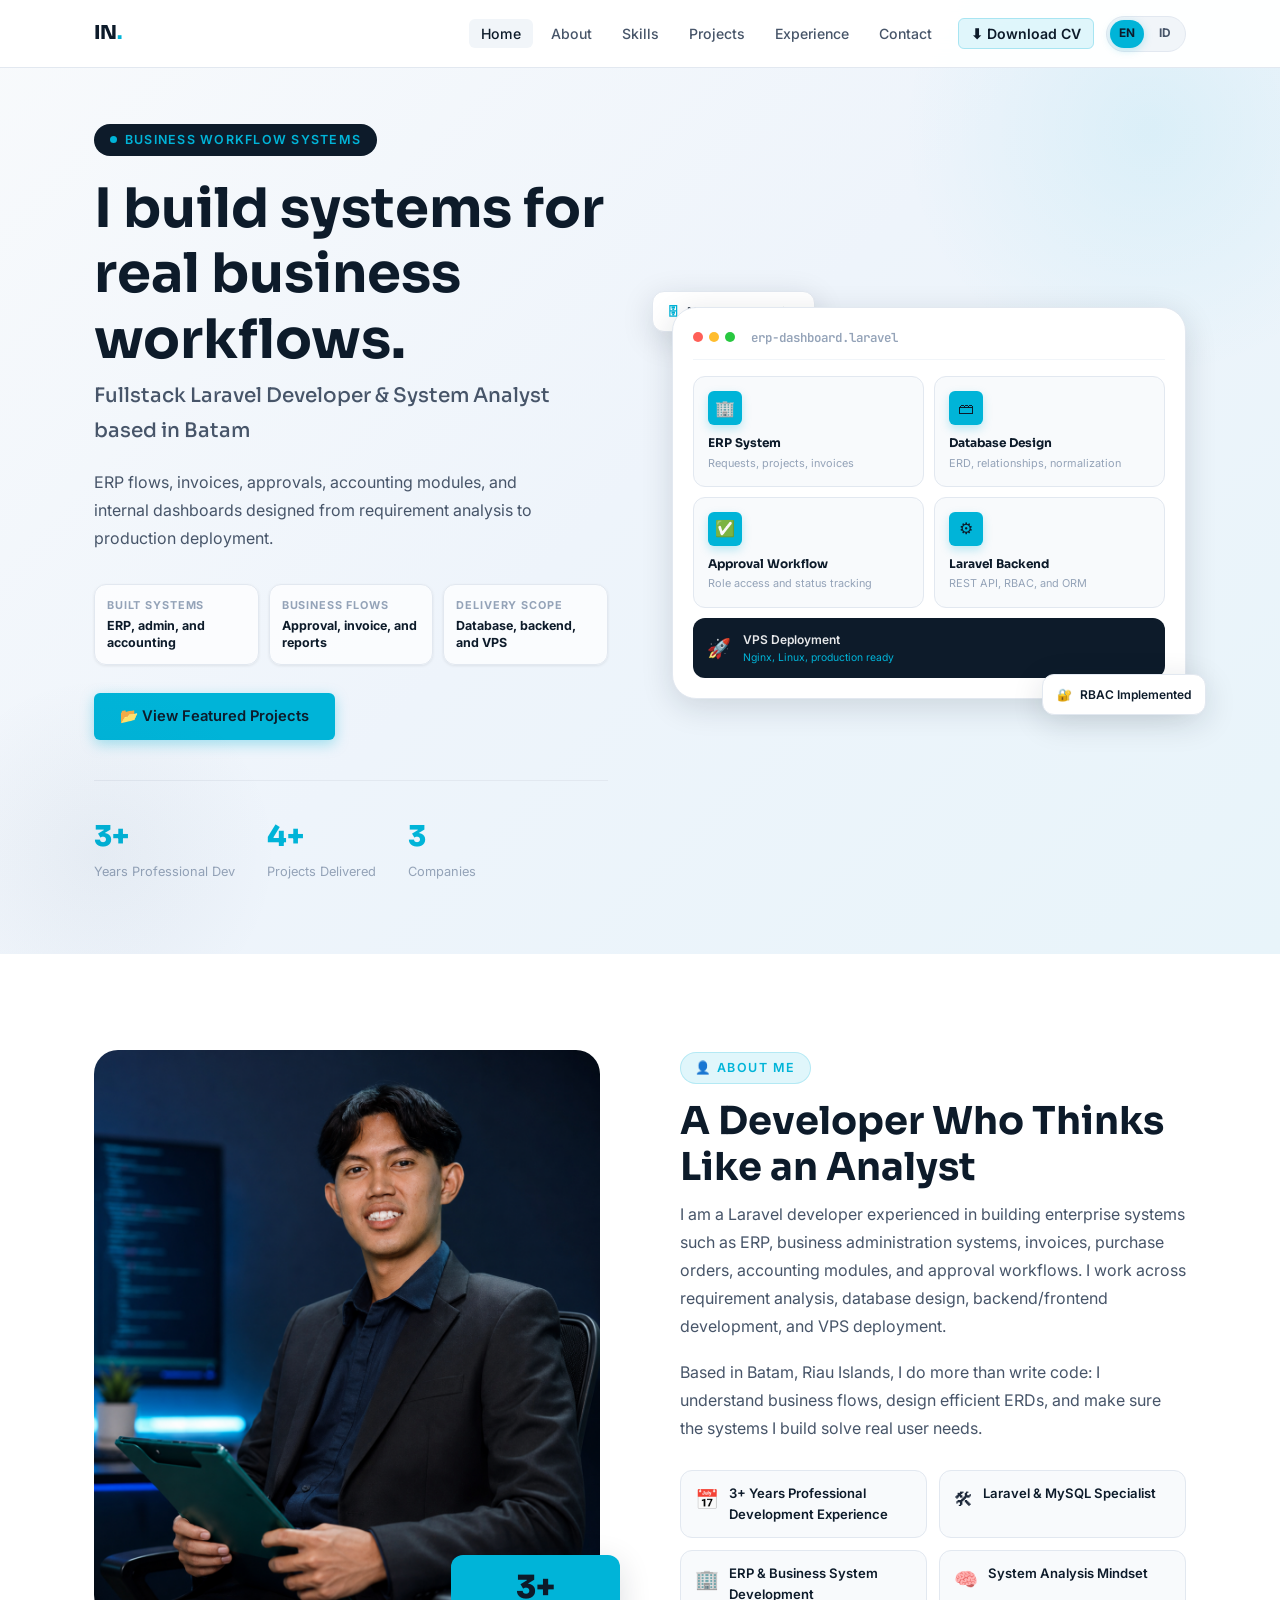
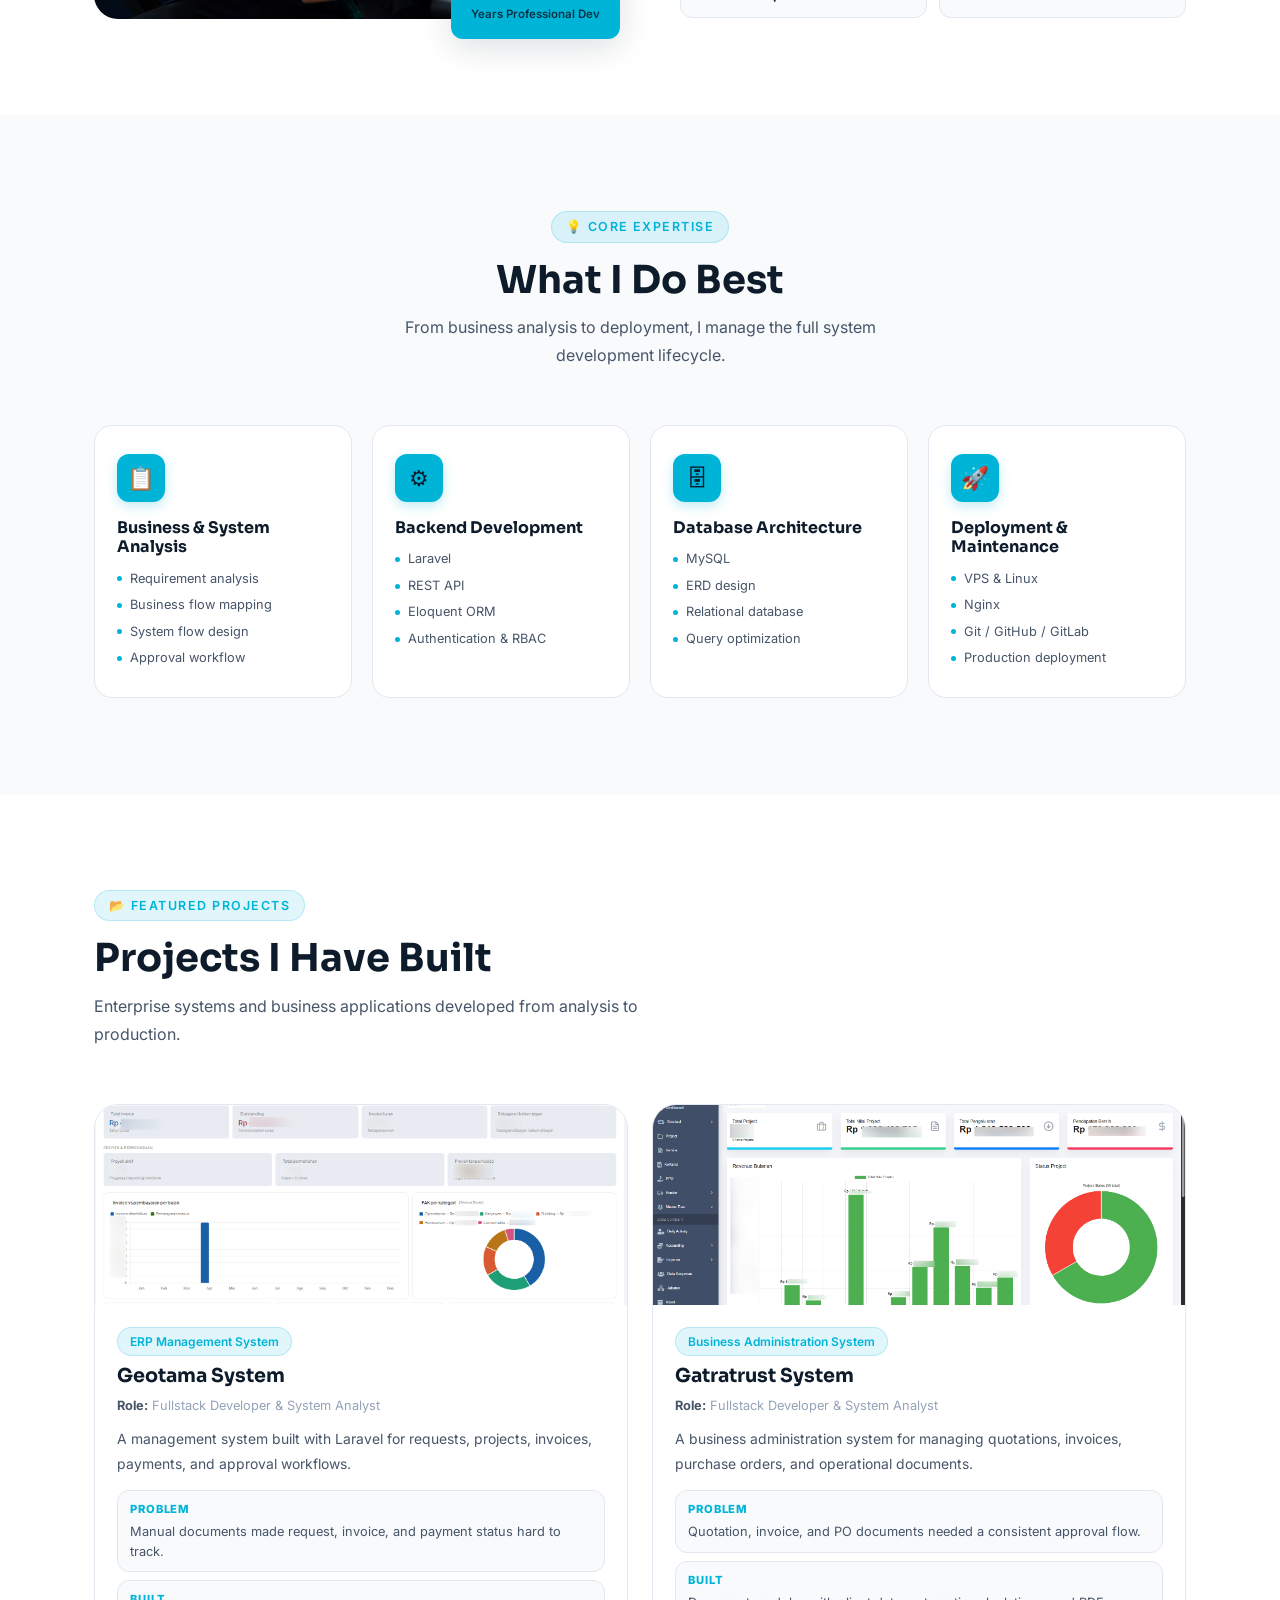
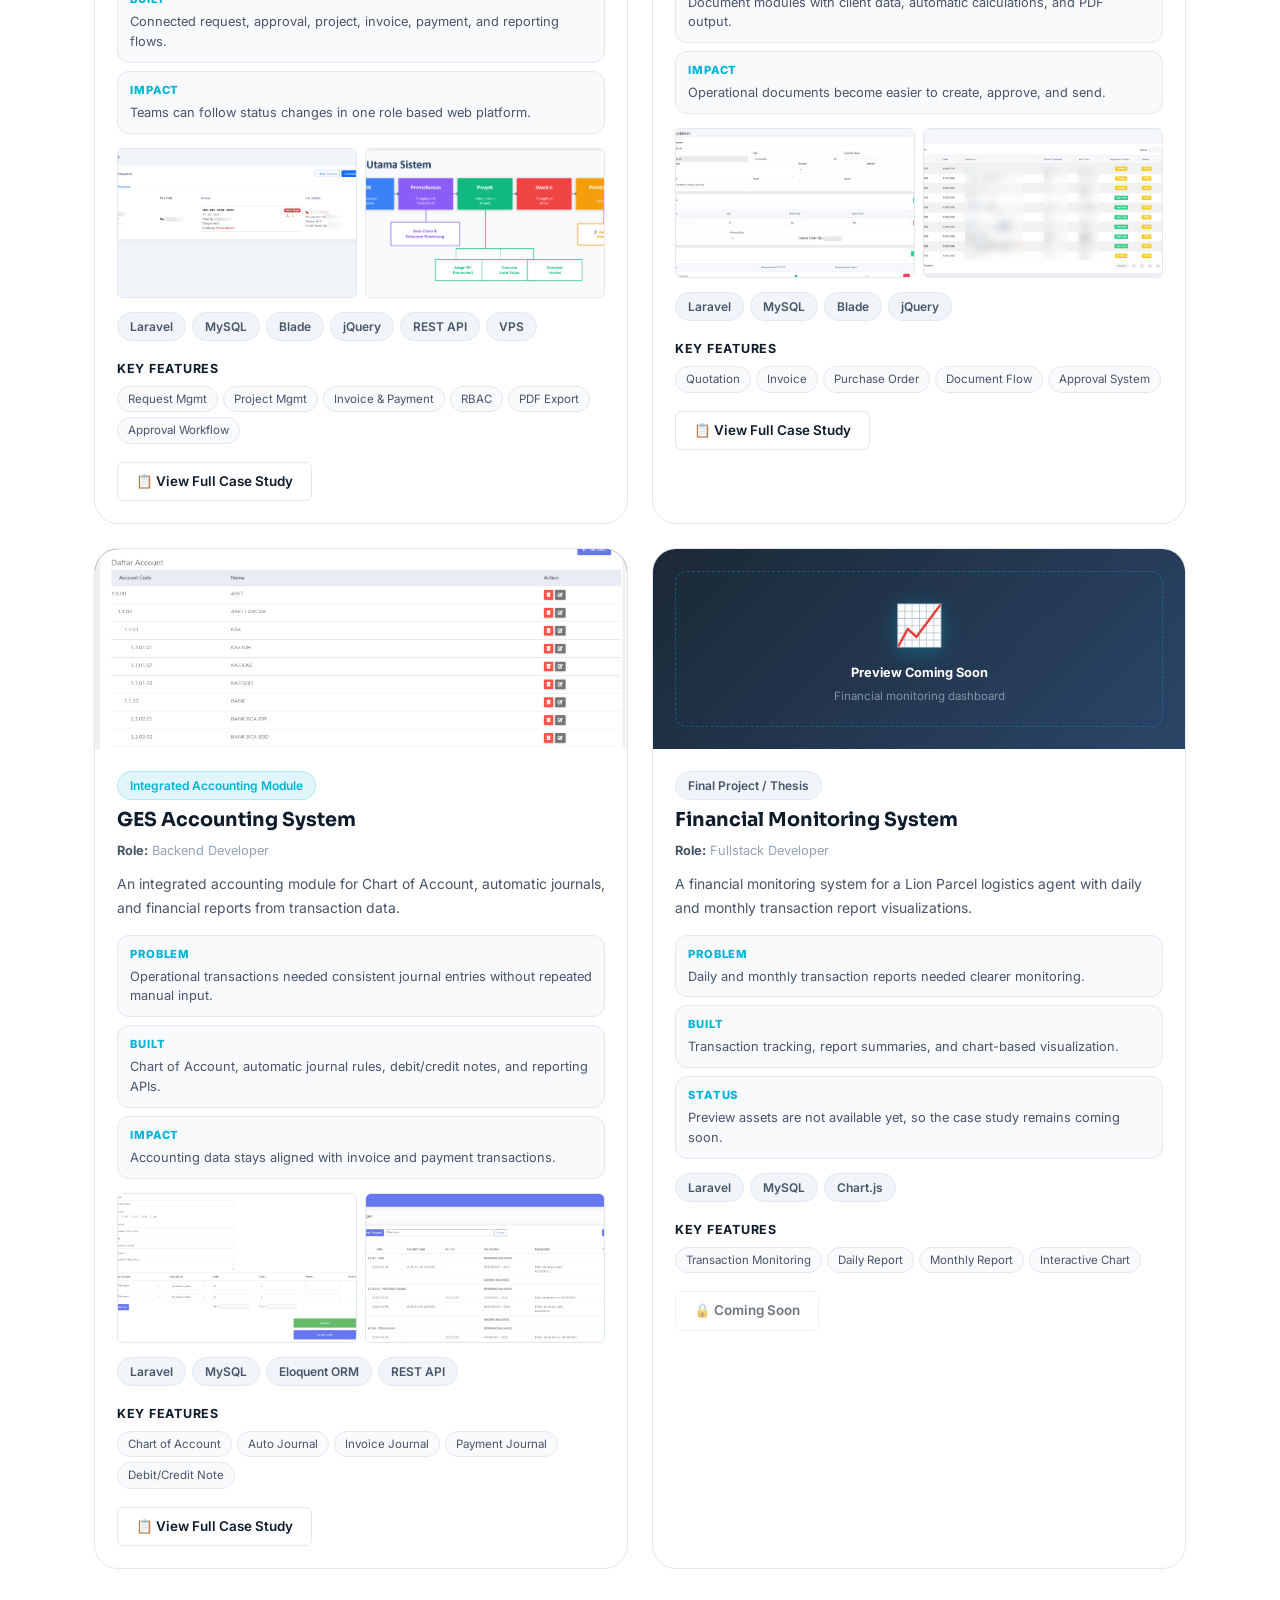
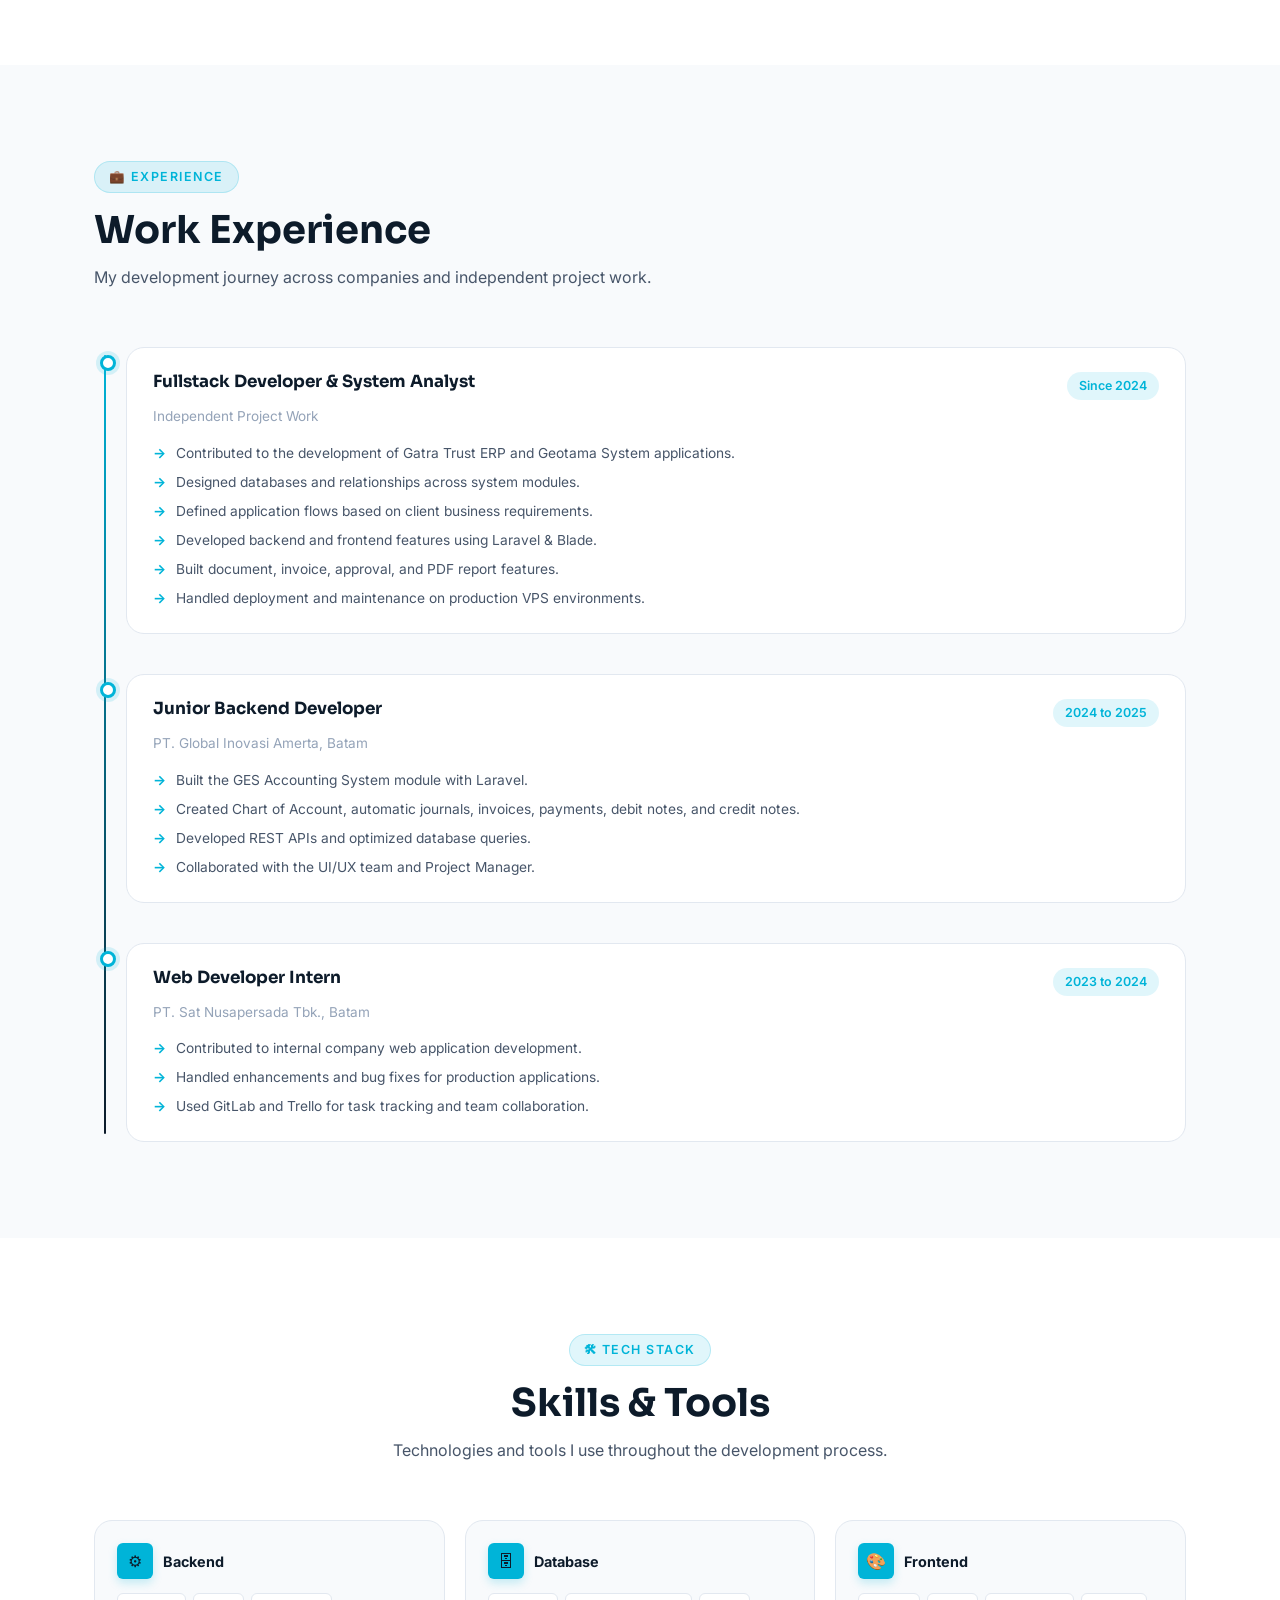
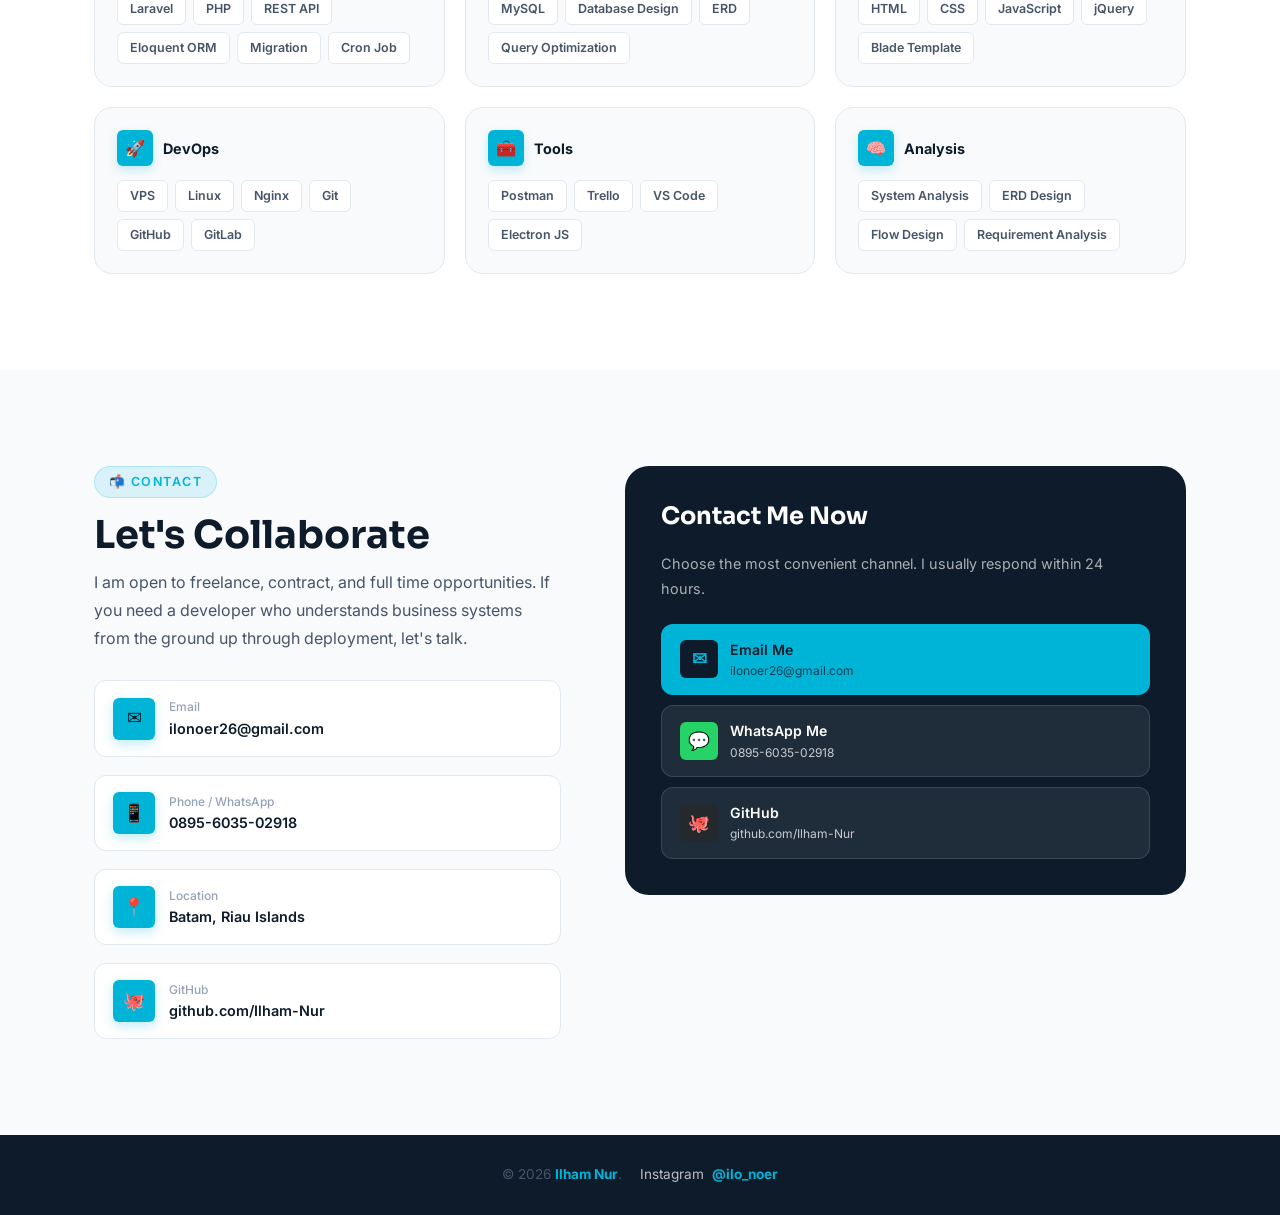
<file: index.html>
﻿<!DOCTYPE html>
<html lang="en">
<head>
  <meta charset="UTF-8" />
  <meta name="viewport" content="width=device-width, initial-scale=1.0" />
  <title>Ilham Nur | Fullstack Laravel Developer & System Analyst in Batam</title>
  <meta name="description" content="Portfolio of Ilham Nur, a Fullstack Laravel Developer and System Analyst based in Batam. Experienced in building ERP, administration systems, accounting modules, and approval workflows from analysis to deployment." />
  <meta name="keywords" content="Laravel Developer, System Analyst, ERP, Fullstack Developer, Batam, PHP, MySQL, REST API, Web Developer" />
  <link rel="canonical" href="https://ilham-nur.github.io/" />
  <meta property="og:title"       content="Ilham Nur | Fullstack Laravel Developer & System Analyst" />
  <meta property="og:description" content="Professional portfolio of Ilham Nur. Laravel, ERP systems, business administration, accounting modules, Batam." />
  <meta property="og:type"        content="website" />
  <meta property="og:url"         content="https://ilham-nur.github.io/" />
  <meta property="og:image"       content="https://ilham-nur.github.io/assets/img/og-preview.png" />
  <meta property="og:image:width" content="1200" />
  <meta property="og:image:height" content="630" />
  <meta property="og:image:alt"   content="Ilham Nur portfolio preview" />
  <meta name="twitter:card"        content="summary_large_image" />
  <meta name="twitter:title"       content="Ilham Nur | Fullstack Laravel Developer & System Analyst" />
  <meta name="twitter:description" content="Professional portfolio of Ilham Nur. Laravel, ERP systems, business administration, accounting modules, Batam." />
  <meta name="twitter:image"       content="https://ilham-nur.github.io/assets/img/og-preview.png" />
  <link rel="icon" href="assets/img/favicon.ico" type="image/x-icon" />
  <link rel="stylesheet" href="assets/css/style.css" />
  <link rel="preconnect" href="https://fonts.googleapis.com" />
  <link rel="preconnect" href="https://fonts.gstatic.com" crossorigin />
  <link href="https://fonts.googleapis.com/css2?family=Sora:wght@400;600;700;800&family=Inter:wght@400;500;600&family=JetBrains+Mono:wght@500&display=swap" rel="stylesheet" />
</head>
<body>

<!-- ═══════════════════════════════════════════
     NAVBAR
═══════════════════════════════════════════ -->
<nav class="navbar" role="navigation" aria-label="Main navigation">
  <div class="nav-inner">
    <a class="nav-logo" href="#home">IN<span>.</span></a>
    <ul class="nav-links">
      <li><a href="#home"       class="active">Home</a></li>
      <li><a href="#about">About</a></li>
      <li><a href="#expertise">Skills</a></li>
      <li><a href="#projects">Projects</a></li>
      <li><a href="#experience">Experience</a></li>
      <li><a href="#contact">Contact</a></li>
      <li><a href="assets/cv/Ilham-Nur-CV.pdf" class="nav-cv" download>⬇ Download CV</a></li>
      <li class="nav-lang" aria-label="Language selector">
        <button type="button" class="lang-btn active" data-lang-option="en">EN</button>
        <button type="button" class="lang-btn" data-lang-option="id">ID</button>
      </li>
    </ul>
    <button class="nav-hamburger" aria-label="Toggle menu" aria-expanded="false">
      <span></span><span></span><span></span>
    </button>
  </div>
</nav>

<!-- Mobile Menu -->
<nav class="nav-mobile" aria-label="Mobile navigation">
  <a href="#home">Home</a>
  <a href="#about">About</a>
  <a href="#expertise">Skills</a>
  <a href="#projects">Projects</a>
  <a href="#experience">Experience</a>
  <a href="#contact">Contact</a>
  <a href="assets/cv/Ilham-Nur-CV.pdf" class="nav-cv" download>⬇ Download CV</a>
  <div class="nav-lang nav-lang-mobile" aria-label="Language selector">
    <button type="button" class="lang-btn active" data-lang-option="en">EN</button>
    <button type="button" class="lang-btn" data-lang-option="id">ID</button>
  </div>
</nav>

<!-- ═══════════════════════════════════════════
     HERO
═══════════════════════════════════════════ -->
<section class="hero" id="home">
  <div class="container">
    <div class="hero-inner">

      <!-- Left: Text -->
      <div class="hero-left">
        <div class="hero-tag">
          <span class="dot"></span> Business Workflow Systems
        </div>
        <h1 class="hero-title">I build systems for real business workflows.</h1>
        <p class="hero-role">Fullstack Laravel Developer &amp; System Analyst based in Batam</p>
        <p class="hero-desc">
          ERP flows, invoices, approvals, accounting modules, and internal dashboards designed
          from requirement analysis to production deployment.
        </p>
        <div class="hero-proof">
          <div class="hero-proof-card">
            <span>Built Systems</span>
            <strong>ERP, admin, and accounting</strong>
          </div>
          <div class="hero-proof-card">
            <span>Business Flows</span>
            <strong>Approval, invoice, and reports</strong>
          </div>
          <div class="hero-proof-card">
            <span>Delivery Scope</span>
            <strong>Database, backend, and VPS</strong>
          </div>
        </div>
        <div class="hero-cta">
          <a href="#projects" class="btn btn-primary">📂 View Featured Projects</a>
        </div>
        <div class="hero-stats">
          <div>
            <div class="hero-stat-num">
              <span class="counter" data-target="3" data-suffix="+">0+</span>
            </div>
            <div class="hero-stat-label">Years Professional Dev</div>
          </div>
          <div>
            <div class="hero-stat-num">
              <span class="counter" data-target="4" data-suffix="+">0+</span>
            </div>
            <div class="hero-stat-label">Projects Delivered</div>
          </div>
          <div>
            <div class="hero-stat-num">
              <span class="counter" data-target="3" data-suffix="">0</span>
            </div>
            <div class="hero-stat-label">Companies</div>
          </div>
        </div>
      </div>

      <!-- Right: Dashboard Mockup -->
      <div class="hero-visual">
        <div style="position:relative;">
          <div class="hero-float-badge top-left">
            <span class="fbi">🗄</span> MySQL ERD Design
          </div>
          <div class="hero-dashboard">
            <div class="dash-header">
              <div class="dash-dots">
                <span></span><span></span><span></span>
              </div>
              <span class="dash-title">erp-dashboard.laravel</span>
            </div>
            <div class="dash-grid">
              <div class="dash-card">
                <div class="dash-card-icon">🏢</div>
                <div class="dash-card-label">ERP System</div>
                <div class="dash-card-sub">Requests, projects, invoices</div>
              </div>
              <div class="dash-card">
                <div class="dash-card-icon">🗃</div>
                <div class="dash-card-label">Database Design</div>
                <div class="dash-card-sub">ERD, relationships, normalization</div>
              </div>
              <div class="dash-card">
                <div class="dash-card-icon">✅</div>
                <div class="dash-card-label">Approval Workflow</div>
                <div class="dash-card-sub">Role access and status tracking</div>
              </div>
              <div class="dash-card">
                <div class="dash-card-icon">⚙</div>
                <div class="dash-card-label">Laravel Backend</div>
                <div class="dash-card-sub">REST API, RBAC, and ORM</div>
              </div>
            </div>
            <div class="dash-bottom">
              <div class="dash-bottom-icon">🚀</div>
              <div>
                <div class="dash-bottom-text">VPS Deployment</div>
                <div class="dash-bottom-sub">Nginx, Linux, production ready</div>
              </div>
            </div>
          </div>
          <div class="hero-float-badge bottom-right">
            <span class="fbi">🔐</span> RBAC Implemented
          </div>
        </div>
      </div>

    </div>
  </div>
</section>

<!-- ═══════════════════════════════════════════
     ABOUT
═══════════════════════════════════════════ -->
<section class="about section" id="about">
  <div class="container">
    <div class="about-inner">

      <div class="about-img-wrap reveal">
        <div class="about-img-box">
          <img src="assets/img/profile.png" alt="Profile photo of Ilham Nur, Fullstack Laravel Developer"
               onerror="this.style.display='none'; this.nextElementSibling.style.display='block';" />
          <div class="about-img-placeholder" style="display:none;">
            <div class="pi-icon">👨‍💻</div>
            <div class="pi-text">profile.png</div>
          </div>
        </div>
        <div class="about-accent">
          <div class="num">3<span style="color:var(--navy)">+</span></div>
          <div class="lbl">Years Professional Dev</div>
        </div>
      </div>

      <div class="reveal">
        <span class="section-label">👤 About Me</span>
        <h2 class="section-title">A Developer Who Thinks Like an Analyst</h2>
        <p style="margin-bottom:18px;">
          I am a Laravel developer experienced in building enterprise systems such as ERP,
          business administration systems, invoices, purchase orders, accounting modules, and approval workflows.
          I work across requirement analysis, database design, backend/frontend development,
          and VPS deployment.
        </p>
        <p>
          Based in Batam, Riau Islands, I do more than write code: I understand business flows,
          design efficient ERDs, and make sure the systems I build solve real user needs.
        </p>
        <div class="about-highlights">
          <div class="about-hl">
            <div class="about-hl-icon">📅</div>
            <div class="about-hl-text">3+ Years Professional Development Experience</div>
          </div>
          <div class="about-hl">
            <div class="about-hl-icon">🛠</div>
            <div class="about-hl-text">Laravel &amp; MySQL Specialist</div>
          </div>
          <div class="about-hl">
            <div class="about-hl-icon">🏢</div>
            <div class="about-hl-text">ERP &amp; Business System Development</div>
          </div>
          <div class="about-hl">
            <div class="about-hl-icon">🧠</div>
            <div class="about-hl-text">System Analysis Mindset</div>
          </div>
        </div>
      </div>

    </div>
  </div>
</section>

<!-- ═══════════════════════════════════════════
     CORE EXPERTISE
═══════════════════════════════════════════ -->
<section class="expertise section" id="expertise">
  <div class="container">
    <div class="section-header text-center">
      <span class="section-label">💡 Core Expertise</span>
      <h2 class="section-title">What I Do Best</h2>
      <p class="section-sub">From business analysis to deployment, I manage the full system development lifecycle.</p>
    </div>
    <div class="expertise-grid">

      <div class="exp-card reveal">
        <div class="exp-icon">📋</div>
        <h3 class="exp-title">Business &amp; System Analysis</h3>
        <ul class="exp-list">
          <li class="exp-item">Requirement analysis</li>
          <li class="exp-item">Business flow mapping</li>
          <li class="exp-item">System flow design</li>
          <li class="exp-item">Approval workflow</li>
        </ul>
      </div>

      <div class="exp-card reveal">
        <div class="exp-icon">⚙</div>
        <h3 class="exp-title">Backend Development</h3>
        <ul class="exp-list">
          <li class="exp-item">Laravel</li>
          <li class="exp-item">REST API</li>
          <li class="exp-item">Eloquent ORM</li>
          <li class="exp-item">Authentication &amp; RBAC</li>
        </ul>
      </div>

      <div class="exp-card reveal">
        <div class="exp-icon">🗄</div>
        <h3 class="exp-title">Database Architecture</h3>
        <ul class="exp-list">
          <li class="exp-item">MySQL</li>
          <li class="exp-item">ERD design</li>
          <li class="exp-item">Relational database</li>
          <li class="exp-item">Query optimization</li>
        </ul>
      </div>

      <div class="exp-card reveal">
        <div class="exp-icon">🚀</div>
        <h3 class="exp-title">Deployment &amp; Maintenance</h3>
        <ul class="exp-list">
          <li class="exp-item">VPS &amp; Linux</li>
          <li class="exp-item">Nginx</li>
          <li class="exp-item">Git / GitHub / GitLab</li>
          <li class="exp-item">Production deployment</li>
        </ul>
      </div>

    </div>
  </div>
</section>

<!-- ═══════════════════════════════════════════
     PROJECTS
═══════════════════════════════════════════ -->
<section class="projects section" id="projects">
  <div class="container">
    <div class="section-header">
      <span class="section-label">📂 Featured Projects</span>
      <h2 class="section-title">Projects I Have Built</h2>
      <p class="section-sub">Enterprise systems and business applications developed from analysis to production.</p>
    </div>
    <div class="projects-grid">

      <!-- Geotama System -->
      <div class="project-card reveal">
        <div class="project-img">
          <img src="assets/img/geotama/dashboard.png" alt="Geotama System ERP dashboard screenshot"
               onerror="this.style.display='none'; this.nextElementSibling.style.display='block';" />
          <div class="project-img-placeholder" style="display:none;">
            <div class="pip-icon">🏢</div>
            <div class="pip-text">Geotama dashboard screenshot</div>
          </div>
        </div>
        <div class="project-body">
          <div class="project-label">
            <span class="badge badge-cyan">ERP Management System</span>
          </div>
          <h3 class="project-title">Geotama System</h3>
          <p class="project-role"><strong>Role:</strong> Fullstack Developer &amp; System Analyst</p>
          <p class="project-desc">
            A management system built with Laravel for requests, projects, invoices, payments, and approval workflows.
          </p>
          <div class="project-proof">
            <div>
              <span>Problem</span>
              <p>Manual documents made request, invoice, and payment status hard to track.</p>
            </div>
            <div>
              <span>Built</span>
              <p>Connected request, approval, project, invoice, payment, and reporting flows.</p>
            </div>
            <div>
              <span>Impact</span>
              <p>Teams can follow status changes in one role based web platform.</p>
            </div>
          </div>
          <div class="project-preview-strip">
            <img src="assets/img/geotama/modul-invoice.png" alt="Geotama invoice module preview" />
            <img src="assets/img/geotama/alur-sistem.png" alt="Geotama system flow preview" />
          </div>
          <div class="project-tech">
            <span class="badge">Laravel</span>
            <span class="badge">MySQL</span>
            <span class="badge">Blade</span>
            <span class="badge">jQuery</span>
            <span class="badge">REST API</span>
            <span class="badge">VPS</span>
          </div>
          <div class="project-features">
            <div class="project-features-title">Key Features</div>
            <div class="project-feature-list">
              <span class="feature-tag">Request Mgmt</span>
              <span class="feature-tag">Project Mgmt</span>
              <span class="feature-tag">Invoice &amp; Payment</span>
              <span class="feature-tag">RBAC</span>
              <span class="feature-tag">PDF Export</span>
              <span class="feature-tag">Approval Workflow</span>
            </div>
          </div>
          <div class="project-footer">
            <a href="projects/geotama-system.html" class="btn btn-outline btn-sm">📋 View Full Case Study</a>
          </div>
        </div>
      </div>

      <!-- Gatratrust System -->
      <div class="project-card reveal">
        <div class="project-img">
          <img src="assets/img/gatra/dashboard-gatra.png" alt="Gatratrust System business administration screenshot"
               onerror="this.style.display='none'; this.nextElementSibling.style.display='block';" />
          <div class="project-img-placeholder" style="display:none;">
            <div class="pip-icon">📄</div>
            <div class="pip-text">Gatratrust dashboard screenshot</div>
          </div>
        </div>
        <div class="project-body">
          <div class="project-label">
            <span class="badge badge-cyan">Business Administration System</span>
          </div>
          <h3 class="project-title">Gatratrust System</h3>
          <p class="project-role"><strong>Role:</strong> Fullstack Developer &amp; System Analyst</p>
          <p class="project-desc">
            A business administration system for managing quotations, invoices, purchase orders, and operational documents.
          </p>
          <div class="project-proof">
            <div>
              <span>Problem</span>
              <p>Quotation, invoice, and PO documents needed a consistent approval flow.</p>
            </div>
            <div>
              <span>Built</span>
              <p>Document modules with client data, automatic calculations, and PDF output.</p>
            </div>
            <div>
              <span>Impact</span>
              <p>Operational documents become easier to create, approve, and send.</p>
            </div>
          </div>
          <div class="project-preview-strip">
            <img src="assets/img/gatra/form-quotation.png" alt="Gatratrust quotation form preview" />
            <img src="assets/img/gatra/list-invoice.png" alt="Gatratrust invoice list preview" />
          </div>
          <div class="project-tech">
            <span class="badge">Laravel</span>
            <span class="badge">MySQL</span>
            <span class="badge">Blade</span>
            <span class="badge">jQuery</span>
          </div>
          <div class="project-features">
            <div class="project-features-title">Key Features</div>
            <div class="project-feature-list">
              <span class="feature-tag">Quotation</span>
              <span class="feature-tag">Invoice</span>
              <span class="feature-tag">Purchase Order</span>
              <span class="feature-tag">Document Flow</span>
              <span class="feature-tag">Approval System</span>
            </div>
          </div>
          <div class="project-footer">
            <a href="projects/gatratrust-system.html" class="btn btn-outline btn-sm">📋 View Full Case Study</a>
          </div>
        </div>
      </div>

      <!-- GES Accounting -->
      <div class="project-card reveal">
        <div class="project-img">
          <img src="assets/img/ges/chart-of-account.png" alt="GES Accounting System accounting module screenshot"
               onerror="this.style.display='none'; this.nextElementSibling.style.display='block';" />
          <div class="project-img-placeholder" style="display:none;">
            <div class="pip-icon">📊</div>
            <div class="pip-text">GES accounting screenshot</div>
          </div>
        </div>
        <div class="project-body">
          <div class="project-label">
            <span class="badge badge-cyan">Integrated Accounting Module</span>
          </div>
          <h3 class="project-title">GES Accounting System</h3>
          <p class="project-role"><strong>Role:</strong> Backend Developer</p>
          <p class="project-desc">
            An integrated accounting module for Chart of Account, automatic journals, and financial reports from transaction data.
          </p>
          <div class="project-proof">
            <div>
              <span>Problem</span>
              <p>Operational transactions needed consistent journal entries without repeated manual input.</p>
            </div>
            <div>
              <span>Built</span>
              <p>Chart of Account, automatic journal rules, debit/credit notes, and reporting APIs.</p>
            </div>
            <div>
              <span>Impact</span>
              <p>Accounting data stays aligned with invoice and payment transactions.</p>
            </div>
          </div>
          <div class="project-preview-strip">
            <img src="assets/img/ges/general-jurnal.png" alt="GES Accounting general journal preview" />
            <img src="assets/img/ges/financial-report.png" alt="GES Accounting financial report preview" />
          </div>
          <div class="project-tech">
            <span class="badge">Laravel</span>
            <span class="badge">MySQL</span>
            <span class="badge">Eloquent ORM</span>
            <span class="badge">REST API</span>
          </div>
          <div class="project-features">
            <div class="project-features-title">Key Features</div>
            <div class="project-feature-list">
              <span class="feature-tag">Chart of Account</span>
              <span class="feature-tag">Auto Journal</span>
              <span class="feature-tag">Invoice Journal</span>
              <span class="feature-tag">Payment Journal</span>
              <span class="feature-tag">Debit/Credit Note</span>
            </div>
          </div>
          <div class="project-footer">
            <a href="projects/ges-accounting-system.html" class="btn btn-outline btn-sm">📋 View Full Case Study</a>
          </div>
        </div>
      </div>

      <!-- Financial Monitoring -->
      <div class="project-card reveal">
        <div class="project-img project-img-empty">
          <div class="project-img-placeholder">
            <div class="pip-icon">📈</div>
            <div class="pip-text">Preview Coming Soon</div>
            <div class="pip-sub">Financial monitoring dashboard</div>
          </div>
        </div>
        <div class="project-body">
          <div class="project-label">
            <span class="badge">Final Project / Thesis</span>
          </div>
          <h3 class="project-title">Financial Monitoring System</h3>
          <p class="project-role"><strong>Role:</strong> Fullstack Developer</p>
          <p class="project-desc">
            A financial monitoring system for a Lion Parcel logistics agent with daily and monthly transaction report visualizations.
          </p>
          <div class="project-proof">
            <div>
              <span>Problem</span>
              <p>Daily and monthly transaction reports needed clearer monitoring.</p>
            </div>
            <div>
              <span>Built</span>
              <p>Transaction tracking, report summaries, and chart-based visualization.</p>
            </div>
            <div>
              <span>Status</span>
              <p>Preview assets are not available yet, so the case study remains coming soon.</p>
            </div>
          </div>
          <div class="project-tech">
            <span class="badge">Laravel</span>
            <span class="badge">MySQL</span>
            <span class="badge">Chart.js</span>
          </div>
          <div class="project-features">
            <div class="project-features-title">Key Features</div>
            <div class="project-feature-list">
              <span class="feature-tag">Transaction Monitoring</span>
              <span class="feature-tag">Daily Report</span>
              <span class="feature-tag">Monthly Report</span>
              <span class="feature-tag">Interactive Chart</span>
            </div>
          </div>
          <div class="project-footer">
            <span class="btn btn-outline btn-sm" style="opacity:0.6;cursor:default;">🔒 Coming Soon</span>
          </div>
        </div>
      </div>

    </div>
  </div>
</section>

<!-- ═══════════════════════════════════════════
     EXPERIENCE
═══════════════════════════════════════════ -->
<section class="experience section" id="experience">
  <div class="container">
    <div class="section-header">
      <span class="section-label">💼 Experience</span>
      <h2 class="section-title">Work Experience</h2>
      <p class="section-sub">My development journey across companies and independent project work.</p>
    </div>
    <div class="timeline">

      <div class="tl-item reveal">
        <div class="tl-dot"></div>
        <div class="tl-card">
          <div class="tl-header">
            <h3 class="tl-title">Fullstack Developer &amp; System Analyst</h3>
            <span class="tl-period">Since 2024</span>
          </div>
          <div class="tl-company">Independent Project Work</div>
          <ul class="tl-list">
            <li>Contributed to the development of Gatra Trust ERP and Geotama System applications.</li>
            <li>Designed databases and relationships across system modules.</li>
            <li>Defined application flows based on client business requirements.</li>
            <li>Developed backend and frontend features using Laravel &amp; Blade.</li>
            <li>Built document, invoice, approval, and PDF report features.</li>
            <li>Handled deployment and maintenance on production VPS environments.</li>
          </ul>
        </div>
      </div>

      <div class="tl-item reveal">
        <div class="tl-dot"></div>
        <div class="tl-card">
          <div class="tl-header">
            <h3 class="tl-title">Junior Backend Developer</h3>
            <span class="tl-period">2024 to 2025</span>
          </div>
          <div class="tl-company">PT. Global Inovasi Amerta, Batam</div>
          <ul class="tl-list">
            <li>Built the GES Accounting System module with Laravel.</li>
            <li>Created Chart of Account, automatic journals, invoices, payments, debit notes, and credit notes.</li>
            <li>Developed REST APIs and optimized database queries.</li>
            <li>Collaborated with the UI/UX team and Project Manager.</li>
          </ul>
        </div>
      </div>

      <div class="tl-item reveal">
        <div class="tl-dot"></div>
        <div class="tl-card">
          <div class="tl-header">
            <h3 class="tl-title">Web Developer Intern</h3>
            <span class="tl-period">2023 to 2024</span>
          </div>
          <div class="tl-company">PT. Sat Nusapersada Tbk., Batam</div>
          <ul class="tl-list">
            <li>Contributed to internal company web application development.</li>
            <li>Handled enhancements and bug fixes for production applications.</li>
            <li>Used GitLab and Trello for task tracking and team collaboration.</li>
          </ul>
        </div>
      </div>

    </div>
  </div>
</section>

<!-- ═══════════════════════════════════════════
     SKILLS
═══════════════════════════════════════════ -->
<section class="skills section" id="skills">
  <div class="container">
    <div class="section-header text-center">
      <span class="section-label">🛠 Tech Stack</span>
      <h2 class="section-title">Skills &amp; Tools</h2>
      <p class="section-sub">Technologies and tools I use throughout the development process.</p>
    </div>
    <div class="skills-grid">

      <div class="skill-group reveal">
        <div class="skill-group-header">
          <div class="skill-group-icon">⚙</div>
          <div class="skill-group-name">Backend</div>
        </div>
        <div class="skill-badges">
          <span class="skill-badge">Laravel</span>
          <span class="skill-badge">PHP</span>
          <span class="skill-badge">REST API</span>
          <span class="skill-badge">Eloquent ORM</span>
          <span class="skill-badge">Migration</span>
          <span class="skill-badge">Cron Job</span>
        </div>
      </div>

      <div class="skill-group reveal">
        <div class="skill-group-header">
          <div class="skill-group-icon">🗄</div>
          <div class="skill-group-name">Database</div>
        </div>
        <div class="skill-badges">
          <span class="skill-badge">MySQL</span>
          <span class="skill-badge">Database Design</span>
          <span class="skill-badge">ERD</span>
          <span class="skill-badge">Query Optimization</span>
        </div>
      </div>

      <div class="skill-group reveal">
        <div class="skill-group-header">
          <div class="skill-group-icon">🎨</div>
          <div class="skill-group-name">Frontend</div>
        </div>
        <div class="skill-badges">
          <span class="skill-badge">HTML</span>
          <span class="skill-badge">CSS</span>
          <span class="skill-badge">JavaScript</span>
          <span class="skill-badge">jQuery</span>
          <span class="skill-badge">Blade Template</span>
        </div>
      </div>

      <div class="skill-group reveal">
        <div class="skill-group-header">
          <div class="skill-group-icon">🚀</div>
          <div class="skill-group-name">DevOps</div>
        </div>
        <div class="skill-badges">
          <span class="skill-badge">VPS</span>
          <span class="skill-badge">Linux</span>
          <span class="skill-badge">Nginx</span>
          <span class="skill-badge">Git</span>
          <span class="skill-badge">GitHub</span>
          <span class="skill-badge">GitLab</span>
        </div>
      </div>

      <div class="skill-group reveal">
        <div class="skill-group-header">
          <div class="skill-group-icon">🧰</div>
          <div class="skill-group-name">Tools</div>
        </div>
        <div class="skill-badges">
          <span class="skill-badge">Postman</span>
          <span class="skill-badge">Trello</span>
          <span class="skill-badge">VS Code</span>
          <span class="skill-badge">Electron JS</span>
        </div>
      </div>

      <div class="skill-group reveal">
        <div class="skill-group-header">
          <div class="skill-group-icon">🧠</div>
          <div class="skill-group-name">Analysis</div>
        </div>
        <div class="skill-badges">
          <span class="skill-badge">System Analysis</span>
          <span class="skill-badge">ERD Design</span>
          <span class="skill-badge">Flow Design</span>
          <span class="skill-badge">Requirement Analysis</span>
        </div>
      </div>

    </div>
  </div>
</section>

<!-- ═══════════════════════════════════════════
     CONTACT
═══════════════════════════════════════════ -->
<section class="contact section" id="contact">
  <div class="container">
    <div class="contact-inner">

      <div>
        <span class="section-label">📬 Contact</span>
        <h2 class="section-title">Let's Collaborate</h2>
        <p style="margin-bottom:8px;">
          I am open to freelance, contract, and full time opportunities. If you need a developer
          who understands business systems from the ground up through deployment, let's talk.
        </p>
        <div class="contact-info">
          <div class="contact-item">
            <div class="contact-item-icon">✉</div>
            <div>
              <div class="contact-item-label">Email</div>
              <div class="contact-item-value">ilonoer26@gmail.com</div>
            </div>
          </div>
          <div class="contact-item">
            <div class="contact-item-icon">📱</div>
            <div>
              <div class="contact-item-label">Phone / WhatsApp</div>
              <div class="contact-item-value">0895-6035-02918</div>
            </div>
          </div>
          <div class="contact-item">
            <div class="contact-item-icon">📍</div>
            <div>
              <div class="contact-item-label">Location</div>
              <div class="contact-item-value">Batam, Riau Islands</div>
            </div>
          </div>
          <div class="contact-item">
            <div class="contact-item-icon">🐙</div>
            <div>
              <div class="contact-item-label">GitHub</div>
              <div class="contact-item-value">github.com/Ilham-Nur</div>
            </div>
          </div>
        </div>
      </div>

      <div class="contact-cta-card reveal">
        <h3 class="contact-cta-title">Contact Me Now</h3>
        <p class="contact-cta-desc">
          Choose the most convenient channel. I usually respond within 24 hours.
        </p>
        <div class="contact-cta-btns">
          <a href="mailto:ilonoer26@gmail.com" class="cta-btn cta-btn-email">
            <div class="cta-btn-icon">✉</div>
            <div>
              <div>Email Me</div>
              <div class="cta-btn-label">ilonoer26@gmail.com</div>
            </div>
          </a>
          <a href="https://wa.me/62895603502918" target="_blank" rel="noopener" class="cta-btn cta-btn-wa">
            <div class="cta-btn-icon">💬</div>
            <div>
              <div>WhatsApp Me</div>
              <div class="cta-btn-label">0895-6035-02918</div>
            </div>
          </a>
          <a href="https://github.com/Ilham-Nur" target="_blank" rel="noopener" class="cta-btn cta-btn-gh">
            <div class="cta-btn-icon">🐙</div>
            <div>
              <div>GitHub</div>
              <div class="cta-btn-label">github.com/Ilham-Nur</div>
            </div>
          </a>
        </div>
      </div>

    </div>
  </div>
</section>

<!-- ═══════════════════════════════════════════
     FOOTER
═══════════════════════════════════════════ -->
<footer class="footer">
  <div class="container footer-inner">
    <p>© 2026 <strong>Ilham Nur</strong>.</p>
    <a href="https://www.instagram.com/ilo_noer/" target="_blank" rel="noopener" class="footer-social">
      <span>Instagram</span>
      <strong>@ilo_noer</strong>
    </a>
  </div>
</footer>

<!-- Back to top -->
<button class="back-to-top" aria-label="Back to top">↑</button>

<script src="assets/js/main.js"></script>
</body>
</html>
</file>
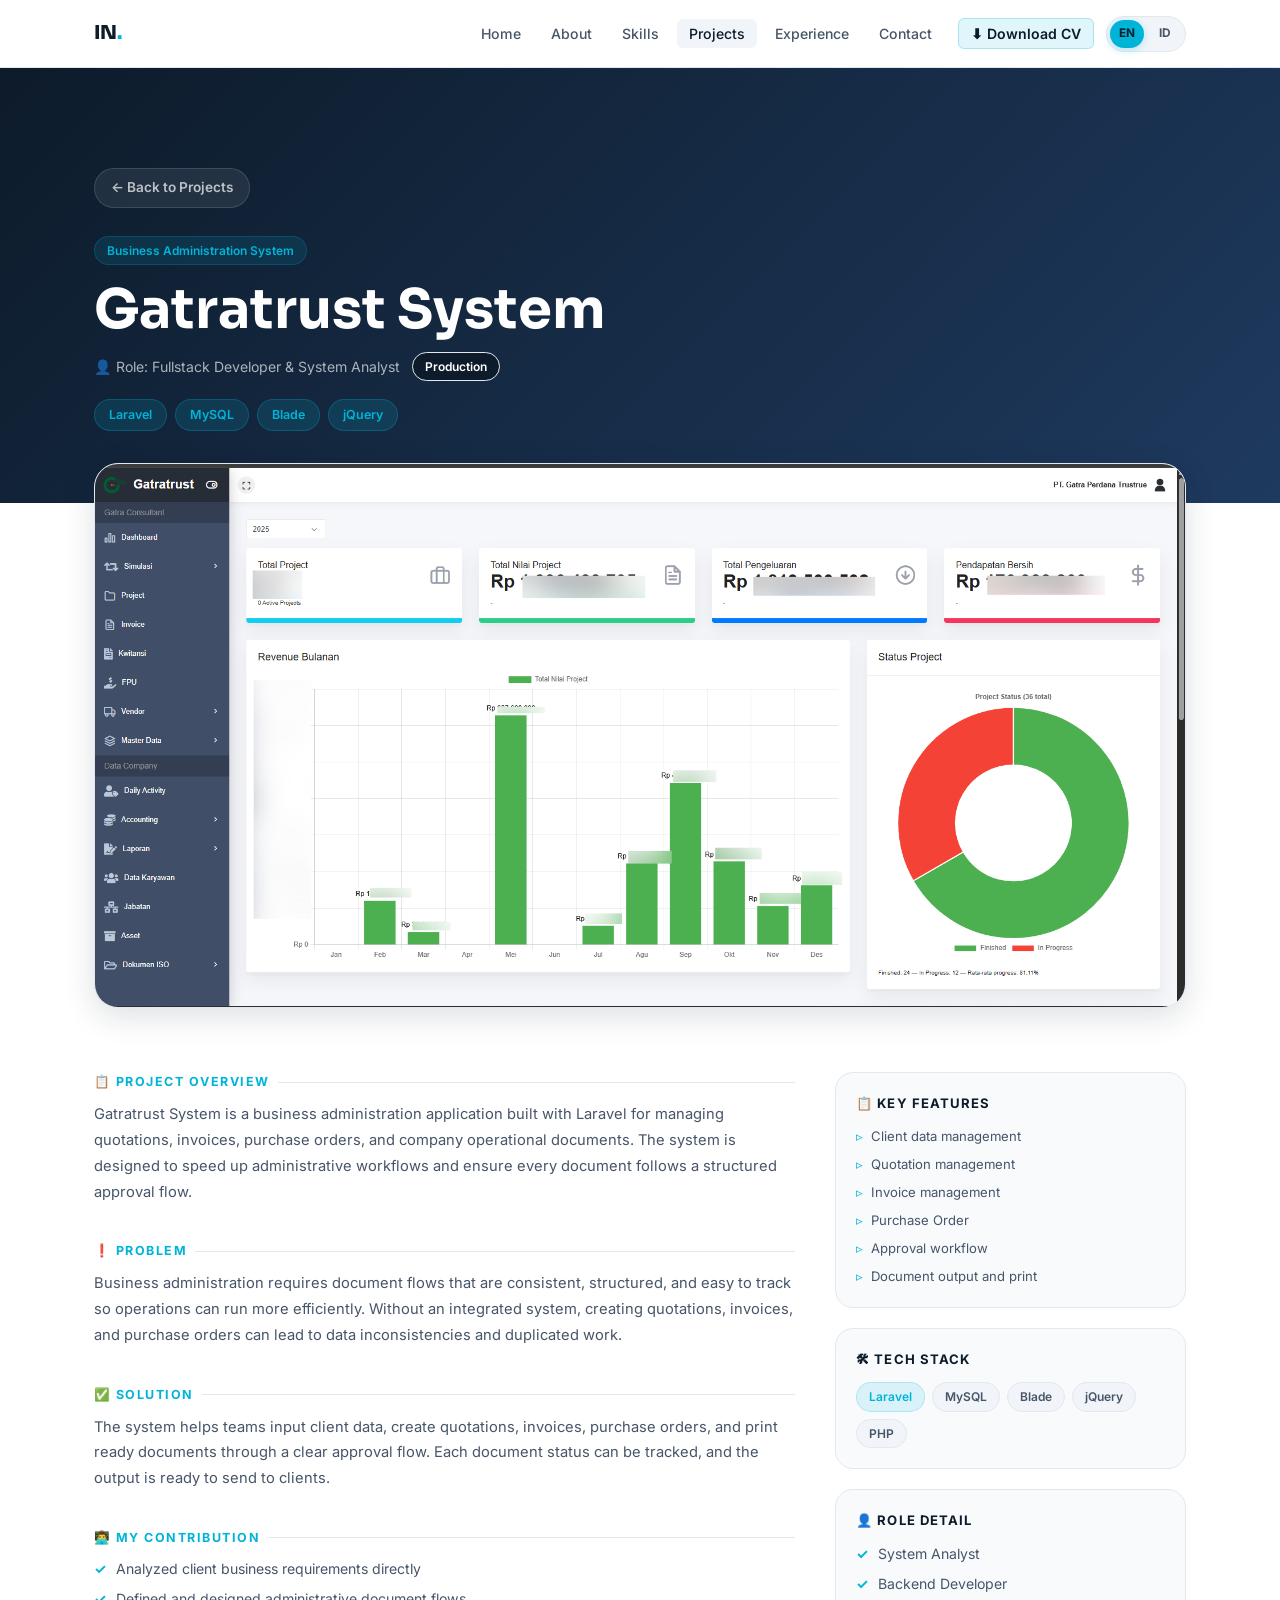
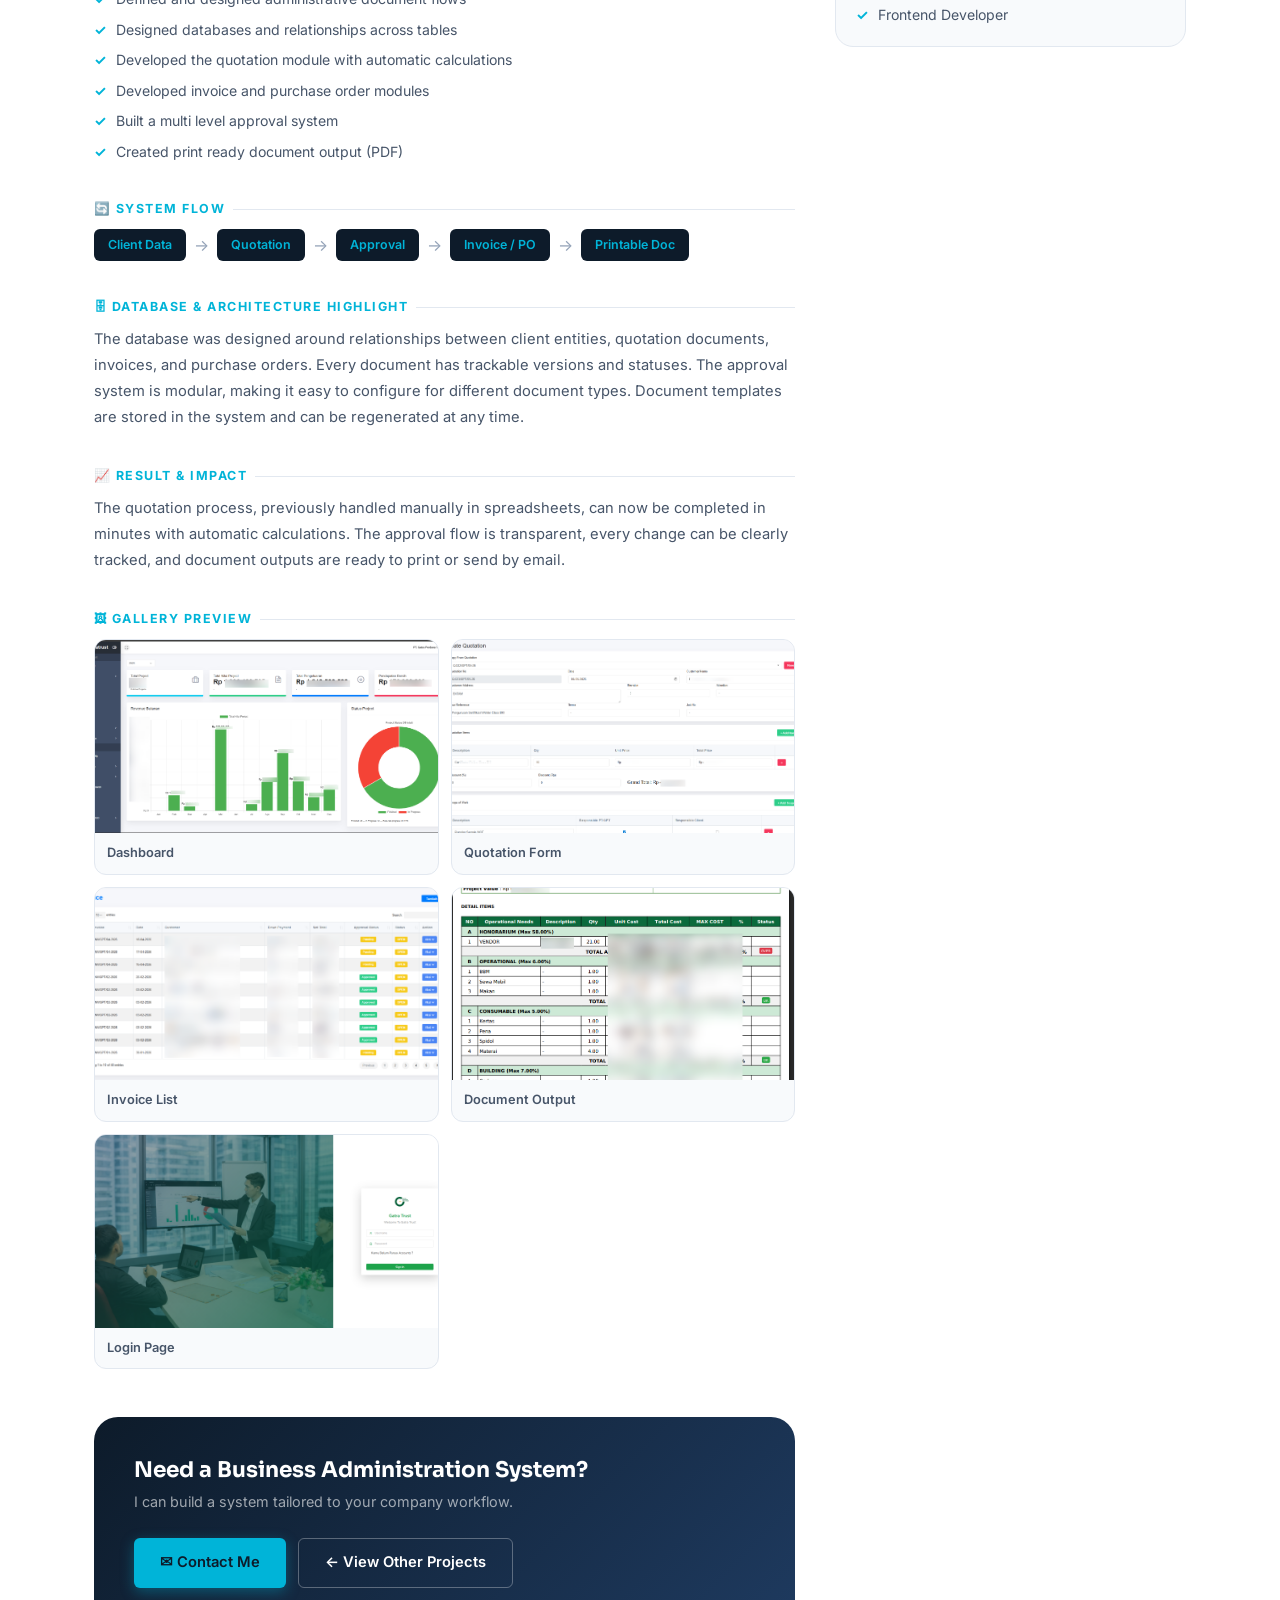
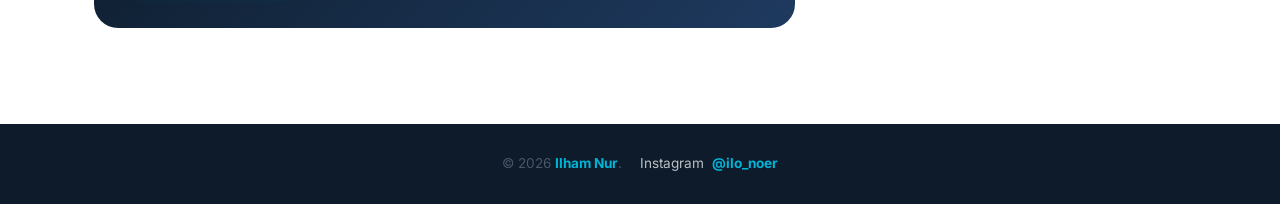
<file: projects/gatratrust-system.html>
﻿<!DOCTYPE html>
<html lang="en">
<head>
  <meta charset="UTF-8" />
  <meta name="viewport" content="width=device-width, initial-scale=1.0" />
  <title>Gatratrust System | Business Administration System by Ilham Nur</title>
  <meta name="description" content="Case study for Gatratrust System, a business administration system built with Laravel for quotations, invoices, purchase orders, and approval workflows. Built by Ilham Nur." />
  <meta name="keywords" content="Gatratrust System, Business Administration, Laravel, Quotation, Invoice, Purchase Order, Approval Workflow" />
  <link rel="canonical" href="https://ilham-nur.github.io/projects/gatratrust-system.html" />
  <meta property="og:title"       content="Gatratrust System | Business Administration System" />
  <meta property="og:description" content="Gatratrust System case study by Ilham Nur as Fullstack Developer & System Analyst." />
  <meta property="og:type"        content="website" />
  <meta property="og:url"         content="https://ilham-nur.github.io/projects/gatratrust-system.html" />
  <meta property="og:image"       content="https://ilham-nur.github.io/assets/img/og-preview.png" />
  <meta property="og:image:width" content="1200" />
  <meta property="og:image:height" content="630" />
  <meta property="og:image:alt"   content="Ilham Nur portfolio preview" />
  <meta name="twitter:card"        content="summary_large_image" />
  <meta name="twitter:title"       content="Gatratrust System | Business Administration System" />
  <meta name="twitter:description" content="Gatratrust System case study by Ilham Nur as Fullstack Developer & System Analyst." />
  <meta name="twitter:image"       content="https://ilham-nur.github.io/assets/img/og-preview.png" />
  <link rel="icon" href="../assets/img/favicon.ico" type="image/x-icon" />
  <link rel="stylesheet" href="../assets/css/style.css" />
  <link href="https://fonts.googleapis.com/css2?family=Sora:wght@400;600;700;800&family=Inter:wght@400;500;600&family=JetBrains+Mono:wght@500&display=swap" rel="stylesheet" />
</head>
<body>

<!-- NAVBAR -->
<nav class="navbar" role="navigation">
  <div class="nav-inner">
    <a class="nav-logo" href="../index.html">IN<span>.</span></a>
    <ul class="nav-links">
      <li><a href="../index.html#home">Home</a></li>
      <li><a href="../index.html#about">About</a></li>
      <li><a href="../index.html#expertise">Skills</a></li>
      <li><a href="../index.html#projects" class="active">Projects</a></li>
      <li><a href="../index.html#experience">Experience</a></li>
      <li><a href="../index.html#contact">Contact</a></li>
      <li><a href="../assets/cv/Ilham-Nur-CV.pdf" class="nav-cv" download>⬇ Download CV</a></li>
      <li class="nav-lang" aria-label="Language selector">
        <button type="button" class="lang-btn active" data-lang-option="en">EN</button>
        <button type="button" class="lang-btn" data-lang-option="id">ID</button>
      </li>
    </ul>
    <button class="nav-hamburger" aria-label="Toggle menu">
      <span></span><span></span><span></span>
    </button>
  </div>
</nav>
<nav class="nav-mobile">
  <a href="../index.html#home">Home</a>
  <a href="../index.html#about">About</a>
  <a href="../index.html#expertise">Skills</a>
  <a href="../index.html#projects">Projects</a>
  <a href="../index.html#experience">Experience</a>
  <a href="../index.html#contact">Contact</a>
  <a href="../assets/cv/Ilham-Nur-CV.pdf" class="nav-cv" download>⬇ Download CV</a>
  <div class="nav-lang nav-lang-mobile" aria-label="Language selector">
    <button type="button" class="lang-btn active" data-lang-option="en">EN</button>
    <button type="button" class="lang-btn" data-lang-option="id">ID</button>
  </div>
</nav>

<!-- DETAIL HERO -->
<section class="detail-hero">
  <div class="container">
    <a href="../index.html#projects" class="detail-back">← Back to Projects</a>
    <div class="detail-label">
      <span class="badge badge-cyan">Business Administration System</span>
    </div>
    <h1 class="detail-title">Gatratrust System</h1>
    <div class="detail-role-row">
      <span class="detail-role">👤 Role: Fullstack Developer &amp; System Analyst</span>
      <span class="badge badge-navy">Production</span>
    </div>
    <div class="detail-tech-row">
      <span class="detail-tech-badge">Laravel</span>
      <span class="detail-tech-badge">MySQL</span>
      <span class="detail-tech-badge">Blade</span>
      <span class="detail-tech-badge">jQuery</span>
    </div>
  </div>
</section>

<!-- SCREENSHOT -->
<div class="container">
  <div class="detail-screenshot">
    <img src="../assets/img/gatra/dashboard-gatra.png" alt="Gatratrust System Dashboard"
         onerror="this.style.display='none'; this.nextElementSibling.style.display='block';" />
    <div class="screenshot-placeholder" style="display:none;">
      <div class="sph-icon">🖥</div>
      <div class="sph-text">Screenshot placeholder for gatra/dashboard-gatra.png</div>
    </div>
  </div>
</div>

<!-- BODY -->
<div class="detail-body">
  <div class="container">
    <div class="detail-grid">

      <!-- Main -->
      <div>

        <div class="detail-section reveal">
          <div class="detail-section-title">📋 Project Overview</div>
          <p class="detail-text">
            Gatratrust System is a business administration application built with Laravel for managing
            quotations, invoices, purchase orders, and company operational documents. The system
            is designed to speed up administrative workflows and ensure every document follows
            a structured approval flow.
          </p>
        </div>

        <div class="detail-section reveal">
          <div class="detail-section-title">❗ Problem</div>
          <p class="detail-text">
            Business administration requires document flows that are consistent, structured, and
            easy to track so operations can run more efficiently. Without an integrated system,
            creating quotations, invoices, and purchase orders can lead to data inconsistencies
            and duplicated work.
          </p>
        </div>

        <div class="detail-section reveal">
          <div class="detail-section-title">✅ Solution</div>
          <p class="detail-text">
            The system helps teams input client data, create quotations, invoices, purchase orders,
            and print ready documents through a clear approval flow. Each document status can be
            tracked, and the output is ready to send to clients.
          </p>
        </div>

        <div class="detail-section reveal">
          <div class="detail-section-title">👨‍💻 My Contribution</div>
          <ul class="detail-list">
            <li>Analyzed client business requirements directly</li>
            <li>Defined and designed administrative document flows</li>
            <li>Designed databases and relationships across tables</li>
            <li>Developed the quotation module with automatic calculations</li>
            <li>Developed invoice and purchase order modules</li>
            <li>Built a multi level approval system</li>
            <li>Created print ready document output (PDF)</li>
          </ul>
        </div>

        <div class="detail-section reveal">
          <div class="detail-section-title">🔄 System Flow</div>
          <div class="flow-steps">
            <span class="flow-step">Client Data</span>
            <span class="flow-arrow">→</span>
            <span class="flow-step">Quotation</span>
            <span class="flow-arrow">→</span>
            <span class="flow-step">Approval</span>
            <span class="flow-arrow">→</span>
            <span class="flow-step">Invoice / PO</span>
            <span class="flow-arrow">→</span>
            <span class="flow-step">Printable Doc</span>
          </div>
        </div>

        <div class="detail-section reveal">
          <div class="detail-section-title">🗄 Database &amp; Architecture Highlight</div>
          <p class="detail-text">
            The database was designed around relationships between client entities, quotation
            documents, invoices, and purchase orders. Every document has trackable versions and
            statuses. The approval system is modular, making it easy to configure for different
            document types. Document templates are stored in the system and can be regenerated
            at any time.
          </p>
        </div>

        <div class="detail-section reveal">
          <div class="detail-section-title">📈 Result &amp; Impact</div>
          <p class="detail-text">
            The quotation process, previously handled manually in spreadsheets, can now be completed
            in minutes with automatic calculations. The approval flow is transparent, every change
            can be clearly tracked, and document outputs are ready to print or send by email.
          </p>
        </div>

        <!-- Gallery -->
        <div class="detail-section reveal">
          <div class="detail-section-title">🖼 Gallery Preview</div>
          <div class="detail-gallery">
            <figure class="gallery-item">
              <a href="../assets/img/gatra/dashboard-gatra.png" target="_blank" rel="noopener" class="gallery-link">
                <img src="../assets/img/gatra/dashboard-gatra.png" alt="Gatratrust dashboard screen" />
              </a>
              <figcaption class="gallery-caption">Dashboard</figcaption>
            </figure>
            <figure class="gallery-item">
              <a href="../assets/img/gatra/form-quotation.png" target="_blank" rel="noopener" class="gallery-link">
                <img src="../assets/img/gatra/form-quotation.png" alt="Gatratrust quotation form screen" />
              </a>
              <figcaption class="gallery-caption">Quotation Form</figcaption>
            </figure>
            <figure class="gallery-item">
              <a href="../assets/img/gatra/list-invoice.png" target="_blank" rel="noopener" class="gallery-link">
                <img src="../assets/img/gatra/list-invoice.png" alt="Gatratrust invoice list screen" />
              </a>
              <figcaption class="gallery-caption">Invoice List</figcaption>
            </figure>
            <figure class="gallery-item">
              <a href="../assets/img/gatra/output-dokumen.png" target="_blank" rel="noopener" class="gallery-link">
                <img src="../assets/img/gatra/output-dokumen.png" alt="Gatratrust document output screen" />
              </a>
              <figcaption class="gallery-caption">Document Output</figcaption>
            </figure>
            <figure class="gallery-item">
              <a href="../assets/img/gatra/login-gatra.png" target="_blank" rel="noopener" class="gallery-link">
                <img src="../assets/img/gatra/login-gatra.png" alt="Gatratrust login screen" />
              </a>
              <figcaption class="gallery-caption">Login Page</figcaption>
            </figure>
          </div>
        </div>

        <!-- CTA -->
        <div class="detail-cta reveal">
          <div class="detail-cta-text">
            <h3>Need a Business Administration System?</h3>
            <p>I can build a system tailored to your company workflow.</p>
          </div>
          <div style="display:flex;gap:12px;flex-wrap:wrap;">
            <a href="../index.html#contact" class="btn btn-primary">✉ Contact Me</a>
            <a href="../index.html#projects" class="btn btn-ghost">← View Other Projects</a>
          </div>
        </div>

      </div>

      <!-- Sidebar -->
      <div class="detail-sidebar">

        <div class="sidebar-card reveal">
          <div class="sidebar-card-title">📋 Key Features</div>
          <div class="sidebar-features">
            <span class="sidebar-feature">Client data management</span>
            <span class="sidebar-feature">Quotation management</span>
            <span class="sidebar-feature">Invoice management</span>
            <span class="sidebar-feature">Purchase Order</span>
            <span class="sidebar-feature">Approval workflow</span>
            <span class="sidebar-feature">Document output and print</span>
          </div>
        </div>

        <div class="sidebar-card reveal">
          <div class="sidebar-card-title">🛠 Tech Stack</div>
          <div class="sidebar-tech-grid">
            <span class="badge badge-cyan">Laravel</span>
            <span class="badge">MySQL</span>
            <span class="badge">Blade</span>
            <span class="badge">jQuery</span>
            <span class="badge">PHP</span>
          </div>
        </div>

        <div class="sidebar-card reveal">
          <div class="sidebar-card-title">👤 Role Detail</div>
          <ul class="detail-list">
            <li>System Analyst</li>
            <li>Backend Developer</li>
            <li>Frontend Developer</li>
          </ul>
        </div>

      </div>

    </div>
  </div>
</div>

<footer class="footer">
  <div class="container footer-inner">
    <p>© 2026 <strong>Ilham Nur</strong>.</p>
    <a href="https://www.instagram.com/ilo_noer/" target="_blank" rel="noopener" class="footer-social">
      <span>Instagram</span>
      <strong>@ilo_noer</strong>
    </a>
  </div>
</footer>

<button class="back-to-top" aria-label="Back to top">↑</button>
<script src="../assets/js/main.js"></script>
</body>
</html>
</file>
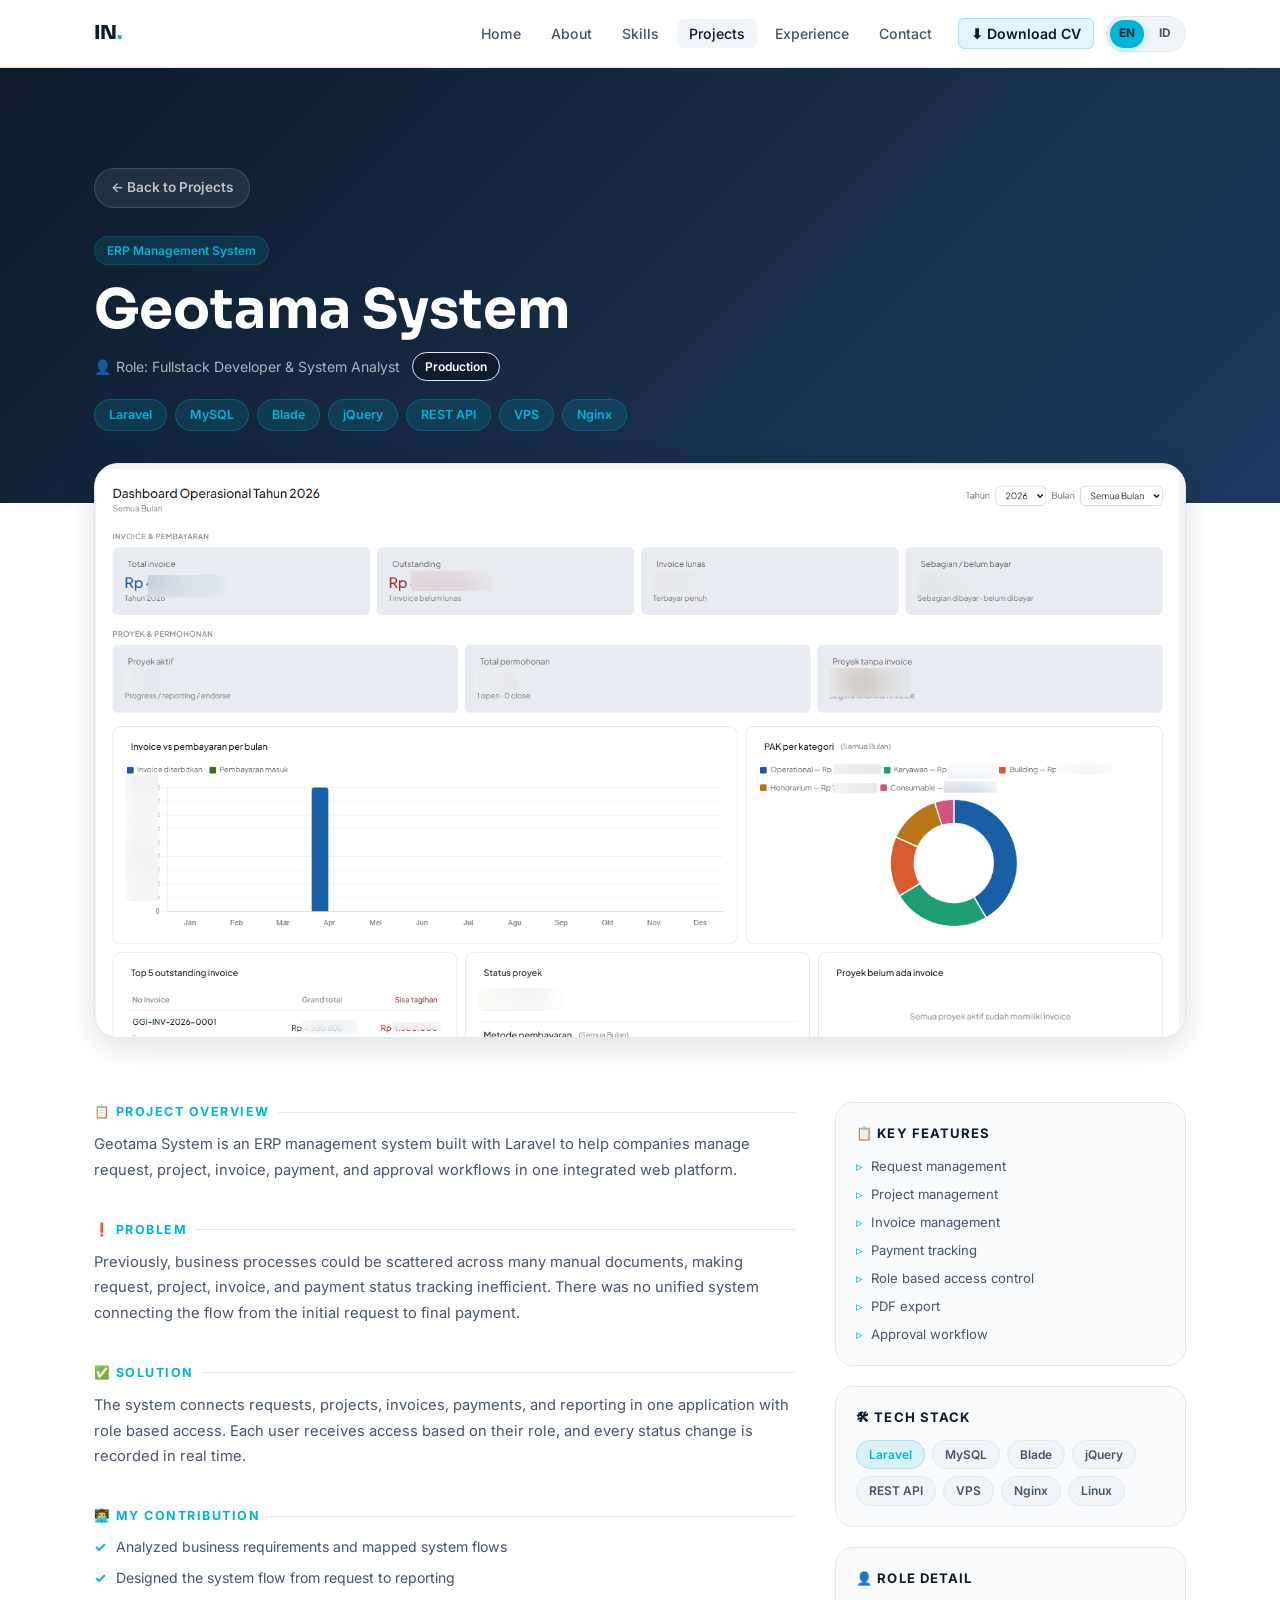
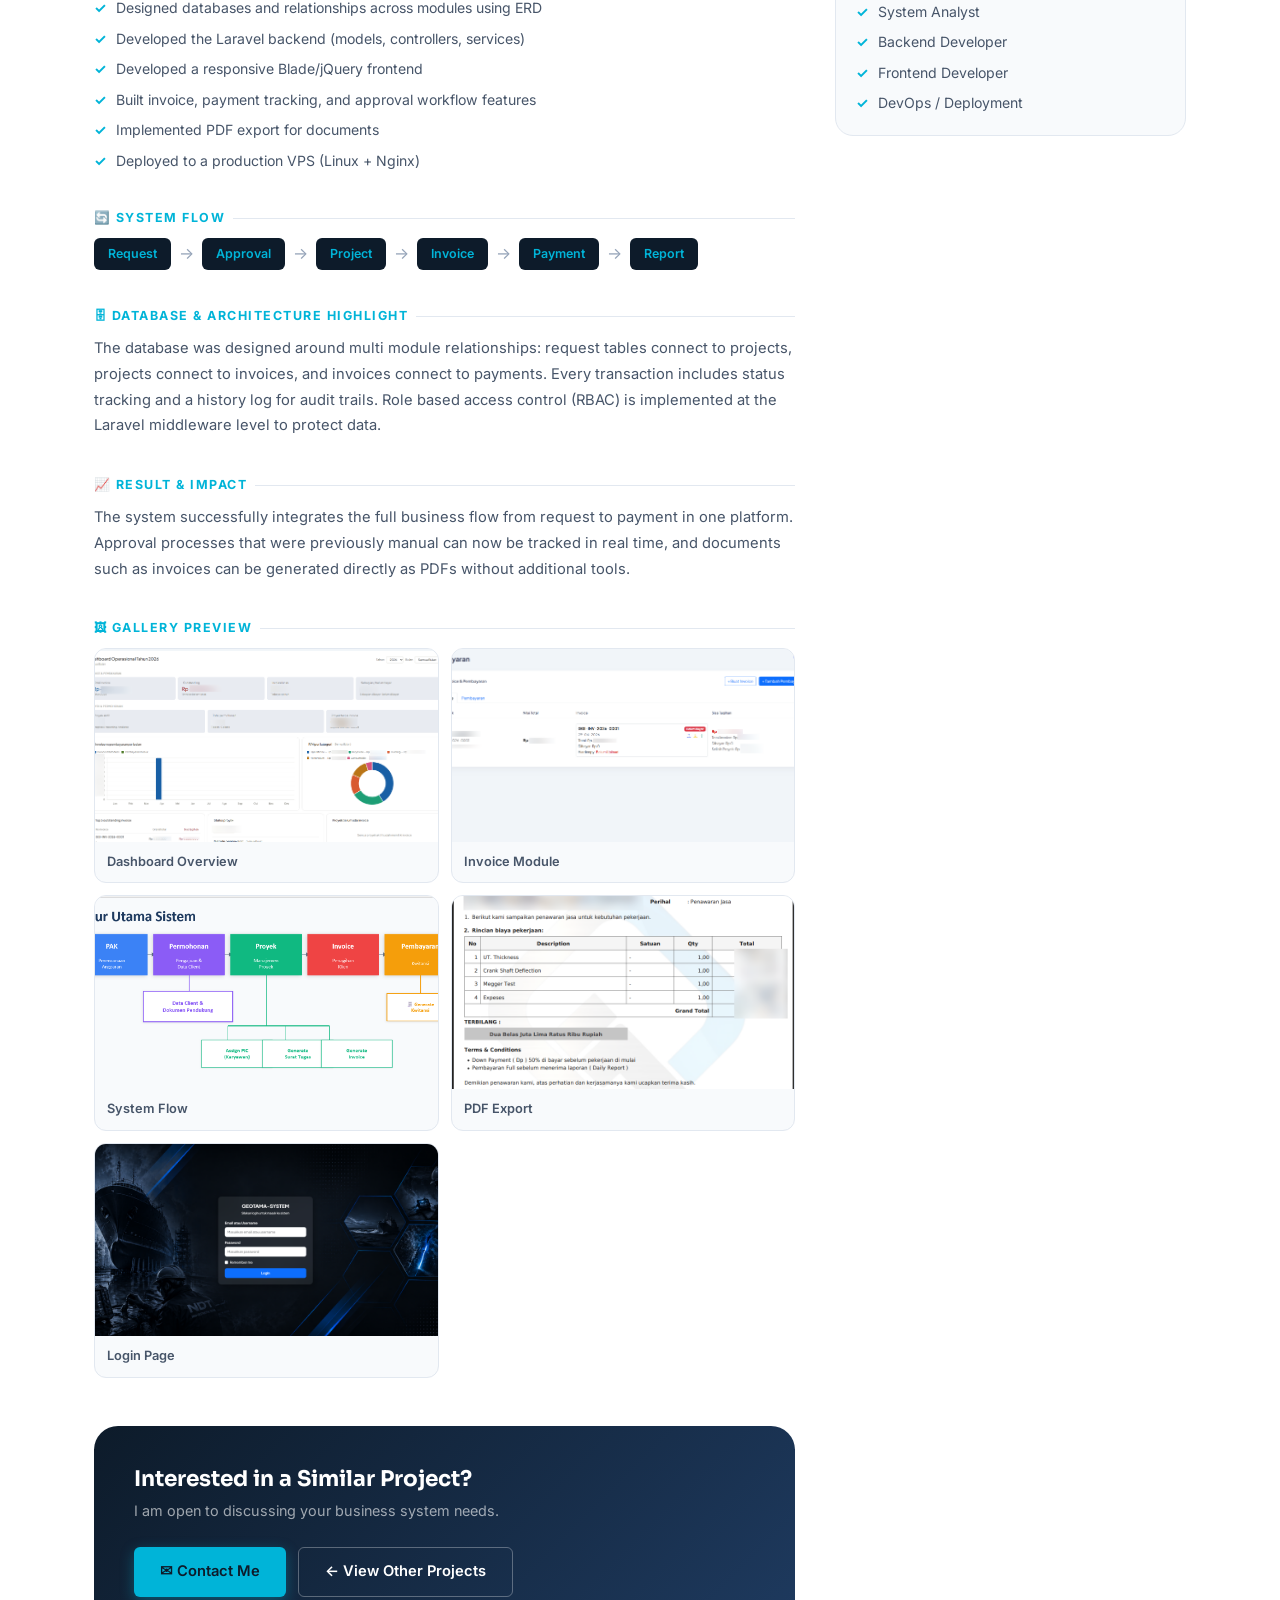
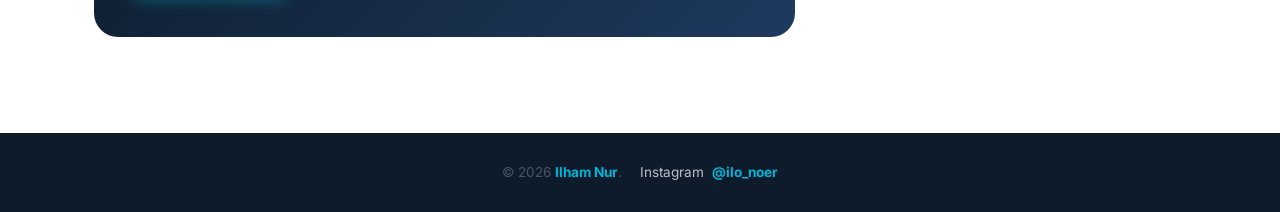
<file: projects/geotama-system.html>
﻿<!DOCTYPE html>
<html lang="en">
<head>
  <meta charset="UTF-8" />
  <meta name="viewport" content="width=device-width, initial-scale=1.0" />
  <title>Geotama System | ERP Management System by Ilham Nur</title>
  <meta name="description" content="Case study for Geotama System, an ERP management system built with Laravel for requests, projects, invoices, payments, and approval workflows. Built by Ilham Nur." />
  <meta name="keywords" content="Geotama System, ERP Laravel, Fullstack Developer, System Analyst, Invoice System, Approval Workflow" />
  <link rel="canonical" href="https://ilham-nur.github.io/projects/geotama-system.html" />
  <meta property="og:title"       content="Geotama System | ERP Management System" />
  <meta property="og:description" content="Geotama System case study by Ilham Nur as Fullstack Developer & System Analyst." />
  <meta property="og:type"        content="website" />
  <meta property="og:url"         content="https://ilham-nur.github.io/projects/geotama-system.html" />
  <meta property="og:image"       content="https://ilham-nur.github.io/assets/img/og-preview.png" />
  <meta property="og:image:width" content="1200" />
  <meta property="og:image:height" content="630" />
  <meta property="og:image:alt"   content="Ilham Nur portfolio preview" />
  <meta name="twitter:card"        content="summary_large_image" />
  <meta name="twitter:title"       content="Geotama System | ERP Management System" />
  <meta name="twitter:description" content="Geotama System case study by Ilham Nur as Fullstack Developer & System Analyst." />
  <meta name="twitter:image"       content="https://ilham-nur.github.io/assets/img/og-preview.png" />
  <link rel="icon" href="../assets/img/favicon.ico" type="image/x-icon" />
  <link rel="stylesheet" href="../assets/css/style.css" />
  <link href="https://fonts.googleapis.com/css2?family=Sora:wght@400;600;700;800&family=Inter:wght@400;500;600&family=JetBrains+Mono:wght@500&display=swap" rel="stylesheet" />
</head>
<body>

<!-- NAVBAR -->
<nav class="navbar" role="navigation">
  <div class="nav-inner">
    <a class="nav-logo" href="../index.html">IN<span>.</span></a>
    <ul class="nav-links">
      <li><a href="../index.html#home">Home</a></li>
      <li><a href="../index.html#about">About</a></li>
      <li><a href="../index.html#expertise">Skills</a></li>
      <li><a href="../index.html#projects" class="active">Projects</a></li>
      <li><a href="../index.html#experience">Experience</a></li>
      <li><a href="../index.html#contact">Contact</a></li>
      <li><a href="../assets/cv/Ilham-Nur-CV.pdf" class="nav-cv" download>⬇ Download CV</a></li>
      <li class="nav-lang" aria-label="Language selector">
        <button type="button" class="lang-btn active" data-lang-option="en">EN</button>
        <button type="button" class="lang-btn" data-lang-option="id">ID</button>
      </li>
    </ul>
    <button class="nav-hamburger" aria-label="Toggle menu">
      <span></span><span></span><span></span>
    </button>
  </div>
</nav>
<nav class="nav-mobile">
  <a href="../index.html#home">Home</a>
  <a href="../index.html#about">About</a>
  <a href="../index.html#expertise">Skills</a>
  <a href="../index.html#projects">Projects</a>
  <a href="../index.html#experience">Experience</a>
  <a href="../index.html#contact">Contact</a>
  <a href="../assets/cv/Ilham-Nur-CV.pdf" class="nav-cv" download>⬇ Download CV</a>
  <div class="nav-lang nav-lang-mobile" aria-label="Language selector">
    <button type="button" class="lang-btn active" data-lang-option="en">EN</button>
    <button type="button" class="lang-btn" data-lang-option="id">ID</button>
  </div>
</nav>

<!-- DETAIL HERO -->
<section class="detail-hero">
  <div class="container">
    <a href="../index.html#projects" class="detail-back">← Back to Projects</a>
    <div class="detail-label">
      <span class="badge badge-cyan">ERP Management System</span>
    </div>
    <h1 class="detail-title">Geotama System</h1>
    <div class="detail-role-row">
      <span class="detail-role">👤 Role: Fullstack Developer &amp; System Analyst</span>
      <span class="badge badge-navy">Production</span>
    </div>
    <div class="detail-tech-row">
      <span class="detail-tech-badge">Laravel</span>
      <span class="detail-tech-badge">MySQL</span>
      <span class="detail-tech-badge">Blade</span>
      <span class="detail-tech-badge">jQuery</span>
      <span class="detail-tech-badge">REST API</span>
      <span class="detail-tech-badge">VPS</span>
      <span class="detail-tech-badge">Nginx</span>
    </div>
  </div>
</section>

<!-- SCREENSHOT -->
<div class="container">
  <div class="detail-screenshot">
    <img src="../assets/img/geotama/dashboard.png" alt="Geotama System Dashboard"
         onerror="this.style.display='none'; this.nextElementSibling.style.display='block';" />
    <div class="screenshot-placeholder" style="display:none;">
      <div class="sph-icon">🖥</div>
      <div class="sph-text">Screenshot placeholder for geotama/dashboard.png</div>
    </div>
  </div>
</div>

<!-- BODY -->
<div class="detail-body">
  <div class="container">
    <div class="detail-grid">

      <!-- Main Content -->
      <div>

        <div class="detail-section reveal">
          <div class="detail-section-title">📋 Project Overview</div>
          <p class="detail-text">
            Geotama System is an ERP management system built with Laravel to help companies
            manage request, project, invoice, payment, and approval workflows in one integrated
            web platform.
          </p>
        </div>

        <div class="detail-section reveal">
          <div class="detail-section-title">❗ Problem</div>
          <p class="detail-text">
            Previously, business processes could be scattered across many manual documents, making
            request, project, invoice, and payment status tracking inefficient. There was no unified
            system connecting the flow from the initial request to final payment.
          </p>
        </div>

        <div class="detail-section reveal">
          <div class="detail-section-title">✅ Solution</div>
          <p class="detail-text">
            The system connects requests, projects, invoices, payments, and reporting in one
            application with role based access. Each user receives access based on their role, and every
            status change is recorded in real time.
          </p>
        </div>

        <div class="detail-section reveal">
          <div class="detail-section-title">👨‍💻 My Contribution</div>
          <ul class="detail-list">
            <li>Analyzed business requirements and mapped system flows</li>
            <li>Designed the system flow from request to reporting</li>
            <li>Designed databases and relationships across modules using ERD</li>
            <li>Developed the Laravel backend (models, controllers, services)</li>
            <li>Developed a responsive Blade/jQuery frontend</li>
            <li>Built invoice, payment tracking, and approval workflow features</li>
            <li>Implemented PDF export for documents</li>
            <li>Deployed to a production VPS (Linux + Nginx)</li>
          </ul>
        </div>

        <div class="detail-section reveal">
          <div class="detail-section-title">🔄 System Flow</div>
          <div class="flow-steps">
            <span class="flow-step">Request</span>
            <span class="flow-arrow">→</span>
            <span class="flow-step">Approval</span>
            <span class="flow-arrow">→</span>
            <span class="flow-step">Project</span>
            <span class="flow-arrow">→</span>
            <span class="flow-step">Invoice</span>
            <span class="flow-arrow">→</span>
            <span class="flow-step">Payment</span>
            <span class="flow-arrow">→</span>
            <span class="flow-step">Report</span>
          </div>
        </div>

        <div class="detail-section reveal">
          <div class="detail-section-title">🗄 Database &amp; Architecture Highlight</div>
          <p class="detail-text">
            The database was designed around multi module relationships: request tables connect
            to projects, projects connect to invoices, and invoices connect to payments. Every
            transaction includes status tracking and a history log for audit trails. Role based
            access control (RBAC) is implemented at the Laravel middleware level to protect data.
          </p>
        </div>

        <div class="detail-section reveal">
          <div class="detail-section-title">📈 Result &amp; Impact</div>
          <p class="detail-text">
            The system successfully integrates the full business flow from request to payment
            in one platform. Approval processes that were previously manual can now be tracked
            in real time, and documents such as invoices can be generated directly as PDFs
            without additional tools.
          </p>
        </div>

        <!-- Gallery -->
        <div class="detail-section reveal">
          <div class="detail-section-title">🖼 Gallery Preview</div>
          <div class="detail-gallery">
            <figure class="gallery-item">
              <a href="../assets/img/geotama/dashboard.png" target="_blank" rel="noopener" class="gallery-link">
                <img src="../assets/img/geotama/dashboard.png" alt="Geotama dashboard overview screen" />
              </a>
              <figcaption class="gallery-caption">Dashboard Overview</figcaption>
            </figure>
            <figure class="gallery-item">
              <a href="../assets/img/geotama/modul-invoice.png" target="_blank" rel="noopener" class="gallery-link">
                <img src="../assets/img/geotama/modul-invoice.png" alt="Geotama invoice module screen" />
              </a>
              <figcaption class="gallery-caption">Invoice Module</figcaption>
            </figure>
            <figure class="gallery-item">
              <a href="../assets/img/geotama/alur-sistem.png" target="_blank" rel="noopener" class="gallery-link">
                <img src="../assets/img/geotama/alur-sistem.png" alt="Geotama system flow screen" />
              </a>
              <figcaption class="gallery-caption">System Flow</figcaption>
            </figure>
            <figure class="gallery-item">
              <a href="../assets/img/geotama/export-pdf.png" target="_blank" rel="noopener" class="gallery-link">
                <img src="../assets/img/geotama/export-pdf.png" alt="Geotama PDF export screen" />
              </a>
              <figcaption class="gallery-caption">PDF Export</figcaption>
            </figure>
            <figure class="gallery-item">
              <a href="../assets/img/geotama/login-geotama.png" target="_blank" rel="noopener" class="gallery-link">
                <img src="../assets/img/geotama/login-geotama.png" alt="Geotama login screen" />
              </a>
              <figcaption class="gallery-caption">Login Page</figcaption>
            </figure>
          </div>
        </div>

        <!-- CTA -->
        <div class="detail-cta reveal">
          <div class="detail-cta-text">
            <h3>Interested in a Similar Project?</h3>
            <p>I am open to discussing your business system needs.</p>
          </div>
          <div style="display:flex;gap:12px;flex-wrap:wrap;">
            <a href="../index.html#contact" class="btn btn-primary">✉ Contact Me</a>
            <a href="../index.html#projects" class="btn btn-ghost">← View Other Projects</a>
          </div>
        </div>

      </div>

      <!-- Sidebar -->
      <div class="detail-sidebar">

        <div class="sidebar-card reveal">
          <div class="sidebar-card-title">📋 Key Features</div>
          <div class="sidebar-features">
            <span class="sidebar-feature">Request management</span>
            <span class="sidebar-feature">Project management</span>
            <span class="sidebar-feature">Invoice management</span>
            <span class="sidebar-feature">Payment tracking</span>
            <span class="sidebar-feature">Role based access control</span>
            <span class="sidebar-feature">PDF export</span>
            <span class="sidebar-feature">Approval workflow</span>
          </div>
        </div>

        <div class="sidebar-card reveal">
          <div class="sidebar-card-title">🛠 Tech Stack</div>
          <div class="sidebar-tech-grid">
            <span class="badge badge-cyan">Laravel</span>
            <span class="badge">MySQL</span>
            <span class="badge">Blade</span>
            <span class="badge">jQuery</span>
            <span class="badge">REST API</span>
            <span class="badge">VPS</span>
            <span class="badge">Nginx</span>
            <span class="badge">Linux</span>
          </div>
        </div>

        <div class="sidebar-card reveal">
          <div class="sidebar-card-title">👤 Role Detail</div>
          <ul class="detail-list">
            <li>System Analyst</li>
            <li>Backend Developer</li>
            <li>Frontend Developer</li>
            <li>DevOps / Deployment</li>
          </ul>
        </div>

      </div>

    </div>
  </div>
</div>

<footer class="footer">
  <div class="container footer-inner">
    <p>© 2026 <strong>Ilham Nur</strong>.</p>
    <a href="https://www.instagram.com/ilo_noer/" target="_blank" rel="noopener" class="footer-social">
      <span>Instagram</span>
      <strong>@ilo_noer</strong>
    </a>
  </div>
</footer>

<button class="back-to-top" aria-label="Back to top">↑</button>
<script src="../assets/js/main.js"></script>
</body>
</html>
</file>
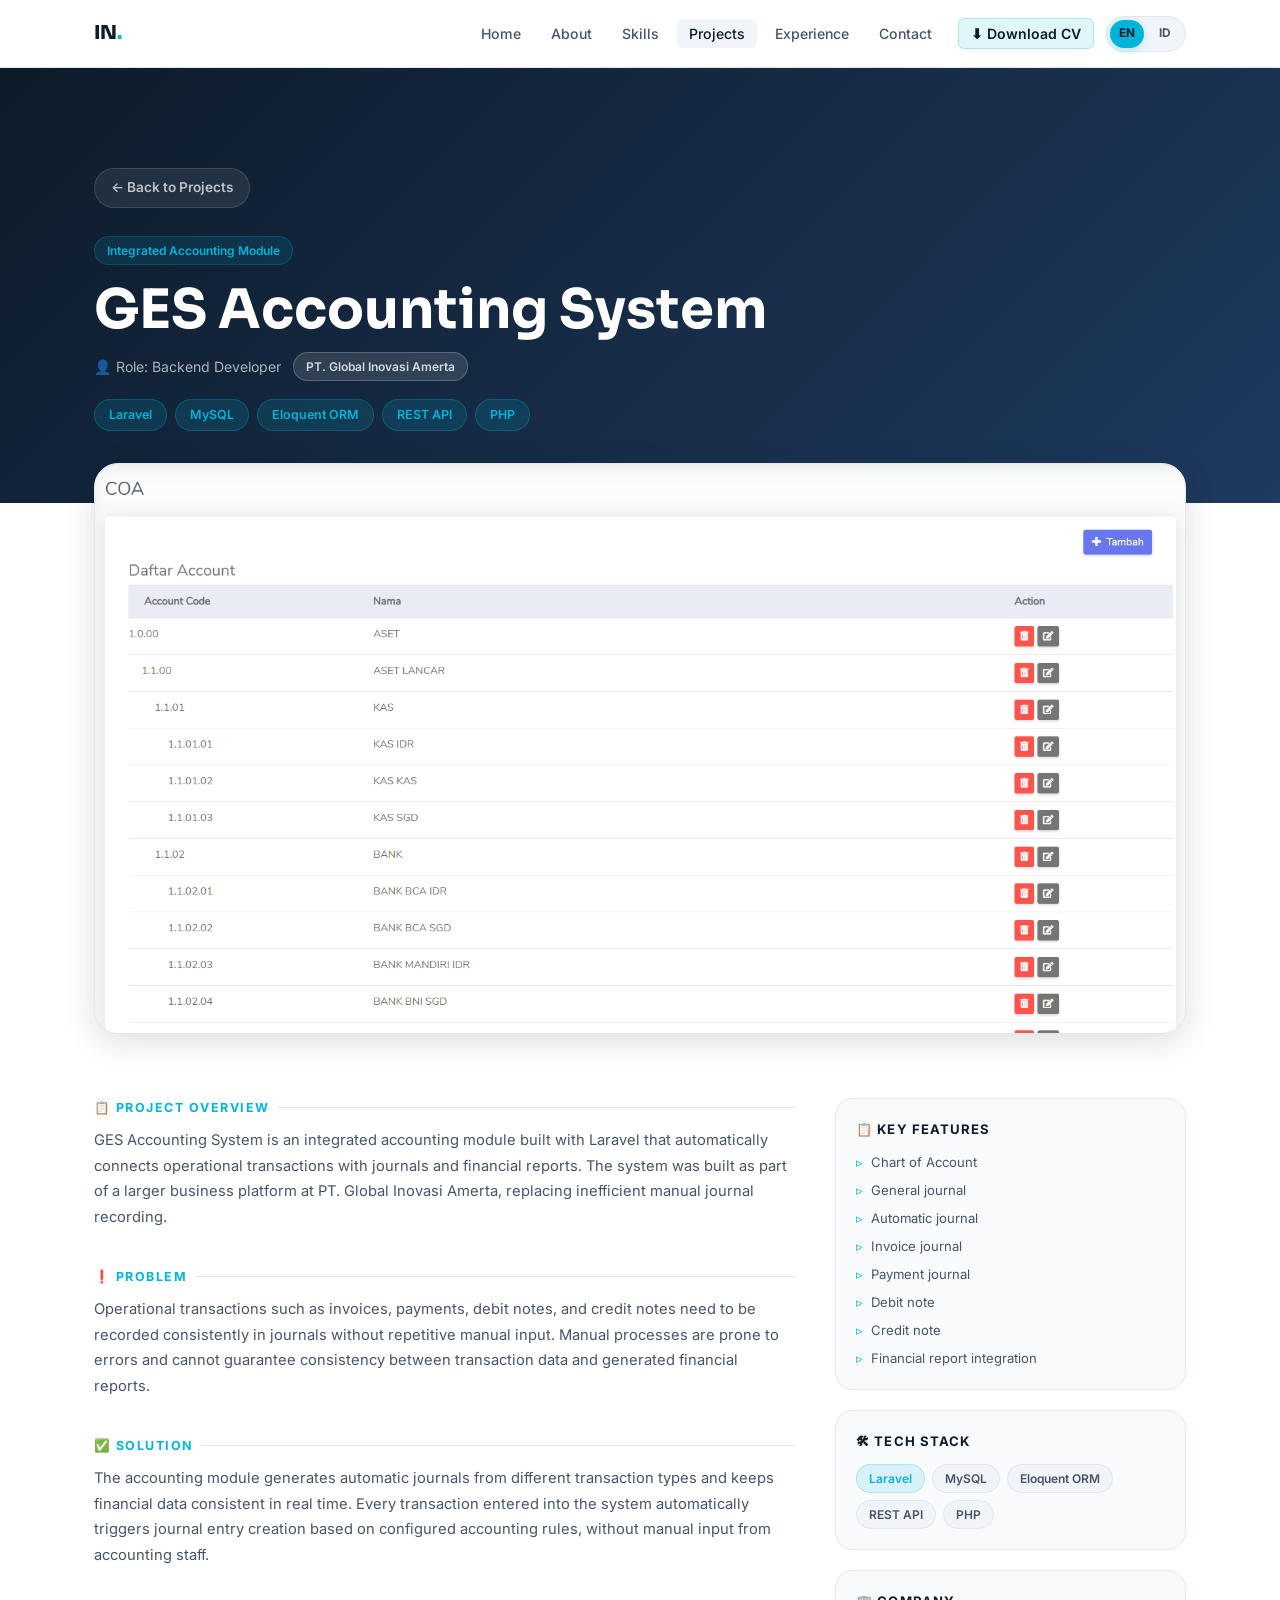
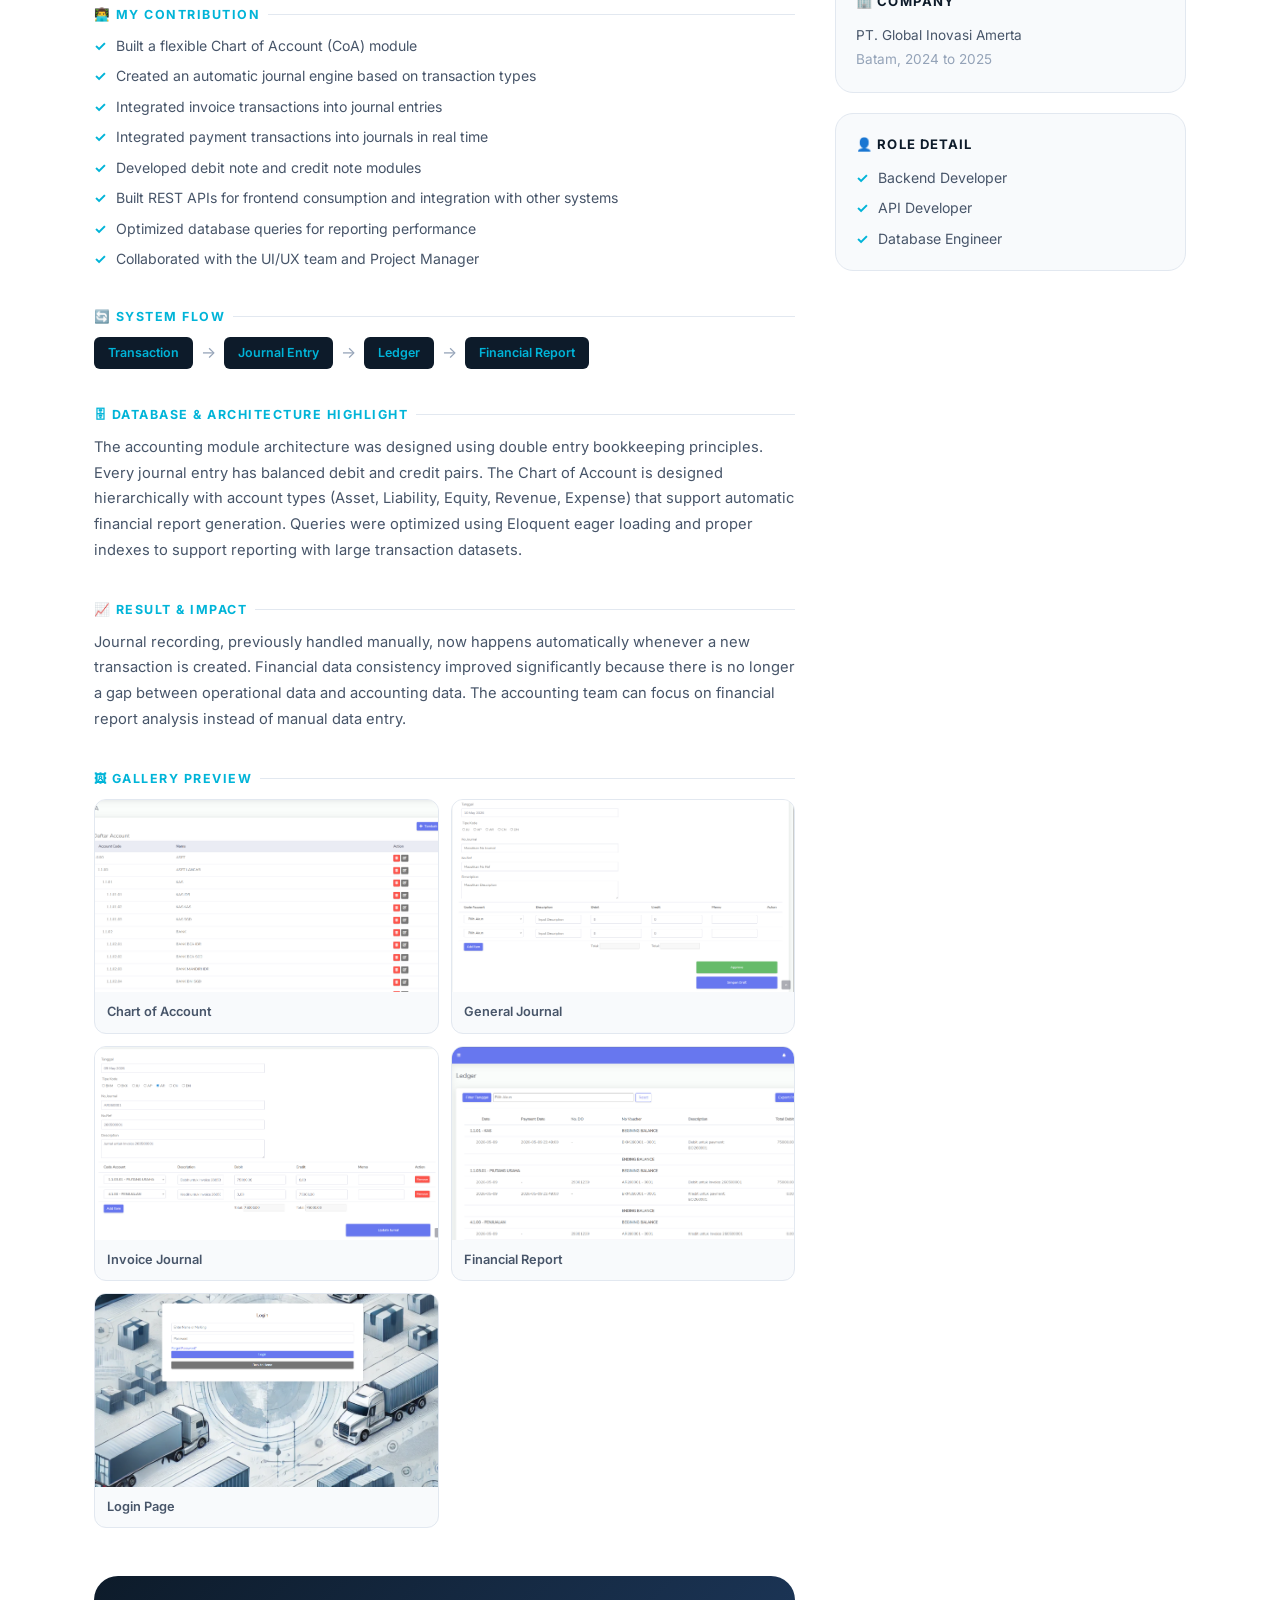
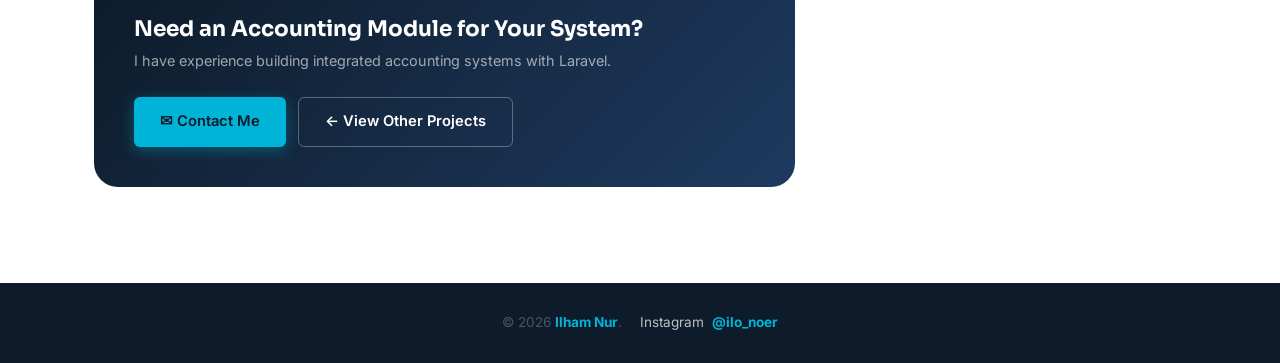
<file: projects/ges-accounting-system.html>
﻿<!DOCTYPE html>
<html lang="en">
<head>
  <meta charset="UTF-8" />
  <meta name="viewport" content="width=device-width, initial-scale=1.0" />
  <title>GES Accounting System | Integrated Accounting Module by Ilham Nur</title>
  <meta name="description" content="Case study for GES Accounting System, an integrated accounting module built with Laravel for Chart of Account, automatic journals, and financial reporting. Built by Ilham Nur." />
  <meta name="keywords" content="GES Accounting System, Accounting Laravel, Chart of Account, Automatic Journal, REST API, Backend Developer" />
  <link rel="canonical" href="https://ilham-nur.github.io/projects/ges-accounting-system.html" />
  <meta property="og:title"       content="GES Accounting System | Integrated Accounting Module" />
  <meta property="og:description" content="GES Accounting System case study by Ilham Nur as Backend Developer at PT. Global Inovasi Amerta." />
  <meta property="og:type"        content="website" />
  <meta property="og:url"         content="https://ilham-nur.github.io/projects/ges-accounting-system.html" />
  <meta property="og:image"       content="https://ilham-nur.github.io/assets/img/og-preview.png" />
  <meta property="og:image:width" content="1200" />
  <meta property="og:image:height" content="630" />
  <meta property="og:image:alt"   content="Ilham Nur portfolio preview" />
  <meta name="twitter:card"        content="summary_large_image" />
  <meta name="twitter:title"       content="GES Accounting System | Integrated Accounting Module" />
  <meta name="twitter:description" content="GES Accounting System case study by Ilham Nur as Backend Developer at PT. Global Inovasi Amerta." />
  <meta name="twitter:image"       content="https://ilham-nur.github.io/assets/img/og-preview.png" />
  <link rel="icon" href="../assets/img/favicon.ico" type="image/x-icon" />
  <link rel="stylesheet" href="../assets/css/style.css" />
  <link href="https://fonts.googleapis.com/css2?family=Sora:wght@400;600;700;800&family=Inter:wght@400;500;600&family=JetBrains+Mono:wght@500&display=swap" rel="stylesheet" />
</head>
<body>

<!-- NAVBAR -->
<nav class="navbar" role="navigation">
  <div class="nav-inner">
    <a class="nav-logo" href="../index.html">IN<span>.</span></a>
    <ul class="nav-links">
      <li><a href="../index.html#home">Home</a></li>
      <li><a href="../index.html#about">About</a></li>
      <li><a href="../index.html#expertise">Skills</a></li>
      <li><a href="../index.html#projects" class="active">Projects</a></li>
      <li><a href="../index.html#experience">Experience</a></li>
      <li><a href="../index.html#contact">Contact</a></li>
      <li><a href="../assets/cv/Ilham-Nur-CV.pdf" class="nav-cv" download>⬇ Download CV</a></li>
      <li class="nav-lang" aria-label="Language selector">
        <button type="button" class="lang-btn active" data-lang-option="en">EN</button>
        <button type="button" class="lang-btn" data-lang-option="id">ID</button>
      </li>
    </ul>
    <button class="nav-hamburger" aria-label="Toggle menu">
      <span></span><span></span><span></span>
    </button>
  </div>
</nav>
<nav class="nav-mobile">
  <a href="../index.html#home">Home</a>
  <a href="../index.html#about">About</a>
  <a href="../index.html#expertise">Skills</a>
  <a href="../index.html#projects">Projects</a>
  <a href="../index.html#experience">Experience</a>
  <a href="../index.html#contact">Contact</a>
  <a href="../assets/cv/Ilham-Nur-CV.pdf" class="nav-cv" download>⬇ Download CV</a>
  <div class="nav-lang nav-lang-mobile" aria-label="Language selector">
    <button type="button" class="lang-btn active" data-lang-option="en">EN</button>
    <button type="button" class="lang-btn" data-lang-option="id">ID</button>
  </div>
</nav>

<!-- DETAIL HERO -->
<section class="detail-hero">
  <div class="container">
    <a href="../index.html#projects" class="detail-back">← Back to Projects</a>
    <div class="detail-label">
      <span class="badge badge-cyan">Integrated Accounting Module</span>
    </div>
    <h1 class="detail-title">GES Accounting System</h1>
    <div class="detail-role-row">
      <span class="detail-role">👤 Role: Backend Developer</span>
      <span class="badge" style="background:rgba(255,255,255,0.12);color:rgba(255,255,255,0.8);border:1px solid rgba(255,255,255,0.2);">PT. Global Inovasi Amerta</span>
    </div>
    <div class="detail-tech-row">
      <span class="detail-tech-badge">Laravel</span>
      <span class="detail-tech-badge">MySQL</span>
      <span class="detail-tech-badge">Eloquent ORM</span>
      <span class="detail-tech-badge">REST API</span>
      <span class="detail-tech-badge">PHP</span>
    </div>
  </div>
</section>

<!-- SCREENSHOT -->
<div class="container">
  <div class="detail-screenshot">
    <img src="../assets/img/ges/chart-of-account.png" alt="GES Accounting System Dashboard"
         onerror="this.style.display='none'; this.nextElementSibling.style.display='block';" />
    <div class="screenshot-placeholder" style="display:none;">
      <div class="sph-icon">🖥</div>
      <div class="sph-text">Screenshot placeholder for ges/chart-of-account.png</div>
    </div>
  </div>
</div>

<!-- BODY -->
<div class="detail-body">
  <div class="container">
    <div class="detail-grid">

      <!-- Main -->
      <div>

        <div class="detail-section reveal">
          <div class="detail-section-title">📋 Project Overview</div>
          <p class="detail-text">
            GES Accounting System is an integrated accounting module built with Laravel that automatically
            connects operational transactions with journals and financial reports. The system was built
            as part of a larger business platform at PT. Global Inovasi Amerta, replacing inefficient
            manual journal recording.
          </p>
        </div>

        <div class="detail-section reveal">
          <div class="detail-section-title">❗ Problem</div>
          <p class="detail-text">
            Operational transactions such as invoices, payments, debit notes, and credit notes need
            to be recorded consistently in journals without repetitive manual input. Manual processes
            are prone to errors and cannot guarantee consistency between transaction data and generated
            financial reports.
          </p>
        </div>

        <div class="detail-section reveal">
          <div class="detail-section-title">✅ Solution</div>
          <p class="detail-text">
            The accounting module generates automatic journals from different transaction types
            and keeps financial data consistent in real time. Every transaction entered into the
            system automatically triggers journal entry creation based on configured accounting
            rules, without manual input from accounting staff.
          </p>
        </div>

        <div class="detail-section reveal">
          <div class="detail-section-title">👨‍💻 My Contribution</div>
          <ul class="detail-list">
            <li>Built a flexible Chart of Account (CoA) module</li>
            <li>Created an automatic journal engine based on transaction types</li>
            <li>Integrated invoice transactions into journal entries</li>
            <li>Integrated payment transactions into journals in real time</li>
            <li>Developed debit note and credit note modules</li>
            <li>Built REST APIs for frontend consumption and integration with other systems</li>
            <li>Optimized database queries for reporting performance</li>
            <li>Collaborated with the UI/UX team and Project Manager</li>
          </ul>
        </div>

        <div class="detail-section reveal">
          <div class="detail-section-title">🔄 System Flow</div>
          <div class="flow-steps">
            <span class="flow-step">Transaction</span>
            <span class="flow-arrow">→</span>
            <span class="flow-step">Journal Entry</span>
            <span class="flow-arrow">→</span>
            <span class="flow-step">Ledger</span>
            <span class="flow-arrow">→</span>
            <span class="flow-step">Financial Report</span>
          </div>
        </div>

        <div class="detail-section reveal">
          <div class="detail-section-title">🗄 Database &amp; Architecture Highlight</div>
          <p class="detail-text">
            The accounting module architecture was designed using double entry bookkeeping principles.
            Every journal entry has balanced debit and credit pairs. The Chart of Account is designed
            hierarchically with account types (Asset, Liability, Equity, Revenue, Expense) that support
            automatic financial report generation. Queries were optimized using Eloquent eager loading
            and proper indexes to support reporting with large transaction datasets.
          </p>
        </div>

        <div class="detail-section reveal">
          <div class="detail-section-title">📈 Result &amp; Impact</div>
          <p class="detail-text">
            Journal recording, previously handled manually, now happens automatically whenever a new
            transaction is created. Financial data consistency improved significantly because there is
            no longer a gap between operational data and accounting data. The accounting team can focus
            on financial report analysis instead of manual data entry.
          </p>
        </div>

        <!-- Gallery -->
        <div class="detail-section reveal">
          <div class="detail-section-title">🖼 Gallery Preview</div>
          <div class="detail-gallery">
            <figure class="gallery-item">
              <a href="../assets/img/ges/chart-of-account.png" target="_blank" rel="noopener" class="gallery-link">
                <img src="../assets/img/ges/chart-of-account.png" alt="GES Accounting chart of account screen" />
              </a>
              <figcaption class="gallery-caption">Chart of Account</figcaption>
            </figure>
            <figure class="gallery-item">
              <a href="../assets/img/ges/general-jurnal.png" target="_blank" rel="noopener" class="gallery-link">
                <img src="../assets/img/ges/general-jurnal.png" alt="GES Accounting general journal screen" />
              </a>
              <figcaption class="gallery-caption">General Journal</figcaption>
            </figure>
            <figure class="gallery-item">
              <a href="../assets/img/ges/invoice-jurnal.png" target="_blank" rel="noopener" class="gallery-link">
                <img src="../assets/img/ges/invoice-jurnal.png" alt="GES Accounting invoice journal screen" />
              </a>
              <figcaption class="gallery-caption">Invoice Journal</figcaption>
            </figure>
            <figure class="gallery-item">
              <a href="../assets/img/ges/financial-report.png" target="_blank" rel="noopener" class="gallery-link">
                <img src="../assets/img/ges/financial-report.png" alt="GES Accounting financial report screen" />
              </a>
              <figcaption class="gallery-caption">Financial Report</figcaption>
            </figure>
            <figure class="gallery-item">
              <a href="../assets/img/ges/ges-login.png" target="_blank" rel="noopener" class="gallery-link">
                <img src="../assets/img/ges/ges-login.png" alt="GES Accounting login screen" />
              </a>
              <figcaption class="gallery-caption">Login Page</figcaption>
            </figure>
          </div>
        </div>

        <!-- CTA -->
        <div class="detail-cta reveal">
          <div class="detail-cta-text">
            <h3>Need an Accounting Module for Your System?</h3>
            <p>I have experience building integrated accounting systems with Laravel.</p>
          </div>
          <div style="display:flex;gap:12px;flex-wrap:wrap;">
            <a href="../index.html#contact" class="btn btn-primary">✉ Contact Me</a>
            <a href="../index.html#projects" class="btn btn-ghost">← View Other Projects</a>
          </div>
        </div>

      </div>

      <!-- Sidebar -->
      <div class="detail-sidebar">

        <div class="sidebar-card reveal">
          <div class="sidebar-card-title">📋 Key Features</div>
          <div class="sidebar-features">
            <span class="sidebar-feature">Chart of Account</span>
            <span class="sidebar-feature">General journal</span>
            <span class="sidebar-feature">Automatic journal</span>
            <span class="sidebar-feature">Invoice journal</span>
            <span class="sidebar-feature">Payment journal</span>
            <span class="sidebar-feature">Debit note</span>
            <span class="sidebar-feature">Credit note</span>
            <span class="sidebar-feature">Financial report integration</span>
          </div>
        </div>

        <div class="sidebar-card reveal">
          <div class="sidebar-card-title">🛠 Tech Stack</div>
          <div class="sidebar-tech-grid">
            <span class="badge badge-cyan">Laravel</span>
            <span class="badge">MySQL</span>
            <span class="badge">Eloquent ORM</span>
            <span class="badge">REST API</span>
            <span class="badge">PHP</span>
          </div>
        </div>

        <div class="sidebar-card reveal">
          <div class="sidebar-card-title">🏢 Company</div>
          <p style="font-size:0.85rem;color:var(--text-sub);">PT. Global Inovasi Amerta<br><span style="color:var(--text-muted);">Batam, 2024 to 2025</span></p>
        </div>

        <div class="sidebar-card reveal">
          <div class="sidebar-card-title">👤 Role Detail</div>
          <ul class="detail-list">
            <li>Backend Developer</li>
            <li>API Developer</li>
            <li>Database Engineer</li>
          </ul>
        </div>

      </div>

    </div>
  </div>
</div>

<footer class="footer">
  <div class="container footer-inner">
    <p>© 2026 <strong>Ilham Nur</strong>.</p>
    <a href="https://www.instagram.com/ilo_noer/" target="_blank" rel="noopener" class="footer-social">
      <span>Instagram</span>
      <strong>@ilo_noer</strong>
    </a>
  </div>
</footer>

<button class="back-to-top" aria-label="Back to top">↑</button>
<script src="../assets/js/main.js"></script>
</body>
</html>
</file>
<file: assets/css/style.css>
﻿/* ============================================================
   ILHAM NUR - PORTFOLIO STYLESHEET
   Style: Clean Corporate Dashboard / SaaS-like
   Colors: Navy, White, Light Gray, Cyan Accent
   ============================================================ */

/* ── CSS Variables ────────────────────────────────────────── */
:root {
  --navy:        #0D1B2A;
  --navy-light:  #162236;
  --navy-mid:    #1E3A5F;
  --cyan:        #00B4D8;
  --cyan-light:  #48CAE4;
  --cyan-dim:    rgba(0,180,216,0.12);
  --white:       #FFFFFF;
  --gray-50:     #F8FAFC;
  --gray-100:    #F1F5F9;
  --gray-200:    #E2E8F0;
  --gray-400:    #94A3B8;
  --gray-600:    #475569;
  --gray-800:    #1E293B;
  --text-main:   #1E293B;
  --text-sub:    #475569;
  --text-muted:  #94A3B8;
  --border:      #E2E8F0;
  --shadow-sm:   0 1px 3px rgba(0,0,0,0.08);
  --shadow-md:   0 4px 16px rgba(13,27,42,0.10);
  --shadow-lg:   0 8px 32px rgba(13,27,42,0.14);
  --radius-sm:   6px;
  --radius-md:   12px;
  --radius-lg:   18px;
  --radius-xl:   24px;
  --font-display:'Sora', 'Segoe UI', sans-serif;
  --font-body:   'Inter', 'Segoe UI', sans-serif;
  --font-mono:   'JetBrains Mono', 'Courier New', monospace;
  --nav-h:       68px;
  --transition:  0.25s ease;
}
/* ── Reset & Base ─────────────────────────────────────────── */
*, *::before, *::after { box-sizing: border-box; margin: 0; padding: 0; }
html { scroll-behavior: smooth; font-size: 16px; }
body {
  font-family: var(--font-body);
  color: var(--text-main);
  background: var(--white);
  line-height: 1.6;
  overflow-x: hidden;
}
a { text-decoration: none; color: inherit; }
ul { list-style: none; }
img { max-width: 100%; display: block; }
button { cursor: pointer; border: none; background: none; font-family: inherit; }

/* ── Typography ───────────────────────────────────────────── */
h1, h2, h3, h4, h5 { font-family: var(--font-display); font-weight: 700; line-height: 1.2; }
h1 { font-size: clamp(2.2rem, 5vw, 3.4rem); }
h2 { font-size: clamp(1.7rem, 3.5vw, 2.4rem); }
h3 { font-size: clamp(1.1rem, 2vw, 1.35rem); }
p  { color: var(--text-sub); line-height: 1.75; }

/* ── Utility Classes ──────────────────────────────────────── */
.container { max-width: 1140px; margin: 0 auto; padding: 0 24px; }
.section    { padding: 96px 0; }
.section-sm { padding: 64px 0; }
.section-label {
  display: inline-flex; align-items: center; gap: 8px;
  font-size: 0.78rem; font-weight: 600; letter-spacing: 0.12em;
  text-transform: uppercase; color: var(--cyan);
  background: var(--cyan-dim); border: 1px solid rgba(0,180,216,0.2);
  padding: 5px 14px; border-radius: 999px; margin-bottom: 14px;
}
.section-title { color: var(--navy); margin-bottom: 10px; }
.section-sub   { color: var(--text-sub); max-width: 560px; }
.section-header { margin-bottom: 56px; }
.text-center { text-align: center; }
.text-center .section-sub { margin: 0 auto; }

/* ── Buttons ──────────────────────────────────────────────── */
.btn {
  display: inline-flex; align-items: center; gap: 8px;
  padding: 12px 26px; border-radius: var(--radius-sm);
  font-size: 0.92rem; font-weight: 600; transition: all var(--transition);
  white-space: nowrap;
}
.btn-primary {
  background: var(--cyan); color: var(--navy);
  box-shadow: 0 4px 14px rgba(0,180,216,0.35);
}
.btn-primary:hover { background: var(--cyan-light); transform: translateY(-2px); box-shadow: 0 6px 20px rgba(0,180,216,0.45); }
.btn-outline {
  background: transparent; color: var(--navy);
  border: 1.5px solid var(--border);
}
.btn-outline:hover { border-color: var(--cyan); color: var(--cyan); background: var(--cyan-dim); }
.btn-ghost {
  background: transparent; color: var(--white);
  border: 1.5px solid rgba(255,255,255,0.3);
}
.btn-ghost:hover { border-color: var(--cyan); color: var(--cyan); background: rgba(0,180,216,0.08); }
.btn-navy {
  background: var(--navy); color: var(--white);
}
.btn-navy:hover { background: var(--navy-mid); transform: translateY(-2px); }
.btn-sm { padding: 8px 18px; font-size: 0.84rem; }

/* ── Badge / Tag ──────────────────────────────────────────── */
.badge {
  display: inline-block; font-size: 0.75rem; font-weight: 600;
  padding: 4px 12px; border-radius: 999px;
  background: var(--gray-100); color: var(--gray-600); border: 1px solid var(--border);
}
.badge-cyan  { background: var(--cyan-dim); color: var(--cyan); border-color: rgba(0,180,216,0.2); }
.badge-navy  { background: var(--navy); color: var(--white); }

/* ── Reveal animation (JS adds .visible) ─────────────────── */
.reveal {
  opacity: 0; transform: translateY(28px);
  transition: opacity 0.6s ease, transform 0.6s ease;
}
.reveal.visible { opacity: 1; transform: translateY(0); }

/* ═══════════════════════════════════════════════════════════
   NAVBAR
═══════════════════════════════════════════════════════════ */
.navbar {
  position: fixed; top: 0; left: 0; right: 0; z-index: 1000;
  height: var(--nav-h);
  background: rgba(255,255,255,0.95);
  backdrop-filter: blur(12px);
  border-bottom: 1px solid var(--border);
  transition: box-shadow var(--transition);
}
.navbar.scrolled { box-shadow: var(--shadow-md); }
.nav-inner {
  display: flex; align-items: center; justify-content: space-between;
  height: 100%; max-width: 1140px; margin: 0 auto; padding: 0 24px;
}
.nav-logo {
  font-family: var(--font-display); font-weight: 800;
  font-size: 1.2rem; color: var(--navy);
}
.nav-logo span { color: var(--cyan); }
.nav-links { display: flex; align-items: center; gap: 6px; }
.nav-links a {
  font-size: 0.88rem; font-weight: 500; color: var(--text-sub);
  padding: 6px 12px; border-radius: var(--radius-sm);
  transition: color var(--transition), background var(--transition);
}
.nav-links a:hover, .nav-links a.active { color: var(--navy); background: var(--gray-100); }
.nav-links .nav-cv {
  color: var(--navy); background: var(--cyan-dim);
  border: 1px solid rgba(0,180,216,0.25); margin-left: 8px;
  font-weight: 600;
}
.nav-links .nav-cv:hover { background: var(--cyan); color: var(--white); }
.nav-lang {
  display: inline-flex;
  align-items: center;
  gap: 4px;
  padding: 3px;
  margin-left: 6px;
  background: var(--gray-100);
  border: 1px solid var(--border);
  border-radius: 999px;
}
.lang-btn {
  min-width: 34px;
  height: 28px;
  padding: 0 9px;
  border-radius: 999px;
  color: var(--text-sub);
  font-size: 0.74rem;
  font-weight: 700;
  line-height: 1;
  transition: all var(--transition);
}
.lang-btn:hover {
  color: var(--navy);
  background: rgba(255,255,255,0.75);
}
.lang-btn.active {
  color: var(--navy);
  background: var(--cyan);
  box-shadow: 0 2px 8px rgba(0,180,216,0.25);
}

/* Hamburger */
.nav-hamburger {
  display: none; flex-direction: column; gap: 5px;
  width: 28px; cursor: pointer; padding: 4px;
}
.nav-hamburger span {
  display: block; height: 2px; width: 100%;
  background: var(--navy); border-radius: 2px;
  transition: all 0.3s ease;
}
.nav-hamburger.open span:nth-child(1) { transform: rotate(45deg) translate(5px,5px); }
.nav-hamburger.open span:nth-child(2) { opacity: 0; }
.nav-hamburger.open span:nth-child(3) { transform: rotate(-45deg) translate(5px,-5px); }

/* Mobile menu */
.nav-mobile {
  display: none; position: fixed; top: var(--nav-h); left: 0; right: 0;
  background: var(--white); border-bottom: 1px solid var(--border);
  padding: 16px 24px; z-index: 999; flex-direction: column; gap: 4px;
  box-shadow: var(--shadow-lg);
}
.nav-mobile.open { display: flex; }
.nav-mobile a {
  font-size: 0.95rem; font-weight: 500; color: var(--text-sub);
  padding: 10px 14px; border-radius: var(--radius-sm);
  transition: all var(--transition);
}
.nav-mobile a:hover { background: var(--gray-100); color: var(--navy); }
.nav-mobile .nav-cv { color: var(--cyan); font-weight: 600; }
.nav-mobile .nav-lang {
  align-self: flex-start;
  margin: 8px 0 0;
}

/* ═══════════════════════════════════════════════════════════
   HERO SECTION
═══════════════════════════════════════════════════════════ */
.hero {
  min-height: 100vh; display: flex; align-items: center;
  padding-top: calc(var(--nav-h) + 56px);
  padding-bottom: 72px;
  background: linear-gradient(135deg, #f8fafc 0%, #eef4fb 50%, #e8f4fa 100%);
  position: relative; overflow: hidden;
}
.hero::before {
  content: '';
  position: absolute; top: -120px; right: -120px;
  width: 500px; height: 500px;
  background: radial-gradient(circle, rgba(0,180,216,0.08) 0%, transparent 70%);
  pointer-events: none;
}
.hero::after {
  content: '';
  position: absolute; bottom: -80px; left: -80px;
  width: 360px; height: 360px;
  background: radial-gradient(circle, rgba(30,58,95,0.05) 0%, transparent 70%);
  pointer-events: none;
}
.hero-inner {
  display: grid; grid-template-columns: 1fr 1fr;
  gap: 64px; align-items: center;
}
.hero-tag {
  display: inline-flex; align-items: center; gap: 8px;
  background: var(--navy); color: var(--cyan);
  font-size: 0.78rem; font-weight: 600; letter-spacing: 0.1em;
  text-transform: uppercase; padding: 6px 16px; border-radius: 999px;
  margin-bottom: 20px;
}
.hero-tag .dot { width: 7px; height: 7px; background: var(--cyan); border-radius: 50%; animation: pulse-dot 1.8s infinite; }
@keyframes pulse-dot {
  0%,100% { opacity: 1; transform: scale(1); }
  50% { opacity: 0.4; transform: scale(0.7); }
}
.hero-title { color: var(--navy); margin-bottom: 6px; }
.hero-title .accent { color: var(--cyan); }
.hero-role {
  font-size: clamp(1rem, 2vw, 1.25rem); color: var(--text-sub);
  font-weight: 500; margin-bottom: 20px; font-family: var(--font-display);
}
.hero-desc { max-width: 480px; margin-bottom: 32px; }
.hero-proof {
  display: grid;
  grid-template-columns: repeat(3, minmax(0, 1fr));
  gap: 10px;
  max-width: 560px;
  margin-bottom: 28px;
}
.hero-proof-card {
  background: rgba(255,255,255,0.72);
  border: 1px solid var(--border);
  border-radius: var(--radius-md);
  padding: 12px;
  box-shadow: var(--shadow-sm);
}
.hero-proof-card span {
  display: block;
  color: var(--text-muted);
  font-size: 0.68rem;
  font-weight: 700;
  letter-spacing: 0.08em;
  text-transform: uppercase;
  margin-bottom: 4px;
}
.hero-proof-card strong {
  display: block;
  color: var(--navy);
  font-size: 0.78rem;
  line-height: 1.35;
}
.hero-cta { display: flex; gap: 12px; flex-wrap: wrap; }
.hero-stats {
  display: flex; gap: 32px; margin-top: 40px;
  padding-top: 32px; border-top: 1px solid var(--border);
}
.hero-stat-num {
  font-family: var(--font-display); font-size: 1.8rem;
  font-weight: 800; color: var(--navy);
}
.hero-stat-num span { color: var(--cyan); }
.hero-stat-label { font-size: 0.8rem; color: var(--text-muted); margin-top: 2px; }

/* Hero visual / dashboard mockup */
.hero-visual { position: relative; }
.hero-dashboard {
  background: var(--white); border-radius: var(--radius-xl);
  box-shadow: var(--shadow-lg); border: 1px solid var(--border);
  padding: 20px; position: relative;
}
.dash-header {
  display: flex; align-items: center; gap: 8px;
  margin-bottom: 16px; padding-bottom: 12px;
  border-bottom: 1px solid var(--gray-100);
}
.dash-dots { display: flex; gap: 6px; }
.dash-dots span { width: 10px; height: 10px; border-radius: 50%; }
.dash-dots span:nth-child(1) { background: #FF5F57; }
.dash-dots span:nth-child(2) { background: #FFBD2E; }
.dash-dots span:nth-child(3) { background: #28C840; }
.dash-title { font-size: 0.78rem; font-weight: 600; color: var(--text-muted); margin-left: 8px; font-family: var(--font-mono); }
.dash-grid { display: grid; grid-template-columns: 1fr 1fr; gap: 10px; }
.dash-card {
  background: var(--gray-50); border: 1px solid var(--border);
  border-radius: var(--radius-md); padding: 14px;
  transition: all 0.3s ease;
}
.dash-card:hover { border-color: var(--cyan); background: var(--cyan-dim); transform: translateY(-2px); }
.dash-card-icon {
  width: 34px; height: 34px; border-radius: var(--radius-sm);
  background: var(--cyan); color: var(--navy);
  display: flex; align-items: center; justify-content: center;
  margin-bottom: 8px; font-size: 1rem;
  box-shadow: 0 4px 10px rgba(0,180,216,0.25);
}
.dash-card-label {
  font-size: 0.75rem; font-weight: 700; color: var(--navy);
  font-family: var(--font-display);
}
.dash-card-sub { font-size: 0.68rem; color: var(--text-muted); margin-top: 2px; }
.dash-bottom {
  margin-top: 10px; background: var(--navy); border-radius: var(--radius-md);
  padding: 12px 14px; display: flex; align-items: center; gap: 12px;
}
.dash-bottom-icon { font-size: 1.2rem; }
.dash-bottom-text { font-size: 0.75rem; font-weight: 600; color: rgba(255,255,255,0.9); }
.dash-bottom-sub  { font-size: 0.65rem; color: var(--cyan); margin-top: 1px; }
.hero-float-badge {
  position: absolute; background: var(--white); border-radius: var(--radius-md);
  padding: 10px 14px; box-shadow: var(--shadow-lg); border: 1px solid var(--border);
  font-size: 0.75rem; font-weight: 600; color: var(--navy);
  animation: float 3s ease-in-out infinite;
}
.hero-float-badge.top-left  { top: -16px; left: -20px; animation-delay: 0s; }
.hero-float-badge.bottom-right { bottom: -16px; right: -20px; animation-delay: 1.5s; }
.hero-float-badge .fbi { color: var(--cyan); margin-right: 5px; }
@keyframes float {
  0%,100% { transform: translateY(0); }
  50% { transform: translateY(-8px); }
}

/* ═══════════════════════════════════════════════════════════
   ABOUT SECTION
═══════════════════════════════════════════════════════════ */
.about { background: var(--white); }
.about-inner {
  display: grid; grid-template-columns: 1fr 1fr;
  gap: 80px; align-items: center;
}
.about-img-wrap {
  position: relative;
}
.about-img-box {
  width: 100%; aspect-ratio: 4/4.5;
  border-radius: var(--radius-xl); overflow: hidden;
  background: linear-gradient(135deg, var(--navy) 0%, var(--navy-mid) 100%);
  position: relative; display: flex; align-items: center; justify-content: center;
}
.about-img-box img {
  width: 100%; height: 100%; object-fit: cover;
}
.about-img-placeholder {
  text-align: center; color: rgba(255,255,255,0.5);
}
.about-img-placeholder .pi-icon { font-size: 4rem; margin-bottom: 8px; }
.about-img-placeholder .pi-text { font-size: 0.85rem; }
.about-accent {
  position: absolute; bottom: -20px; right: -20px;
  background: var(--cyan); color: var(--navy); font-weight: 800;
  border-radius: var(--radius-md); padding: 16px 20px; text-align: center;
  box-shadow: var(--shadow-lg);
}
.about-accent .num { font-family: var(--font-display); font-size: 2rem; line-height: 1; }
.about-accent .lbl { font-size: 0.72rem; font-weight: 600; opacity: 0.85; margin-top: 2px; }
.about-highlights {
  display: grid; grid-template-columns: 1fr 1fr; gap: 12px; margin-top: 28px;
}
.about-hl {
  display: flex; gap: 10px; align-items: flex-start;
  padding: 12px 14px; background: var(--gray-50);
  border: 1px solid var(--border); border-radius: var(--radius-md);
}
.about-hl-icon { font-size: 1.2rem; flex-shrink: 0; margin-top: 1px; }
.about-hl-text { font-size: 0.82rem; font-weight: 600; color: var(--navy); }

/* ═══════════════════════════════════════════════════════════
   EXPERTISE CARDS
═══════════════════════════════════════════════════════════ */
.expertise { background: var(--gray-50); }
.expertise-grid {
  display: grid; grid-template-columns: repeat(4, 1fr); gap: 20px;
}
.exp-card {
  background: var(--white); border: 1px solid var(--border);
  border-radius: var(--radius-lg); padding: 28px 22px;
  transition: all 0.3s ease; position: relative; overflow: hidden;
}
.exp-card::before {
  content: ''; position: absolute; top: 0; left: 0; right: 0; height: 3px;
  background: var(--cyan); transform: scaleX(0); transform-origin: left;
  transition: transform 0.3s ease;
}
.exp-card:hover { transform: translateY(-4px); box-shadow: var(--shadow-lg); border-color: rgba(0,180,216,0.2); }
.exp-card:hover::before { transform: scaleX(1); }
.exp-icon {
  width: 48px; height: 48px; background: var(--cyan); color: var(--navy); border-radius: var(--radius-md);
  display: flex; align-items: center; justify-content: center;
  font-size: 1.4rem; margin-bottom: 16px;
  box-shadow: 0 4px 12px rgba(0,180,216,0.25);
}
.exp-title { font-size: 1rem; color: var(--navy); margin-bottom: 12px; }
.exp-list { display: flex; flex-direction: column; gap: 6px; }
.exp-item {
  font-size: 0.8rem; color: var(--text-sub);
  display: flex; align-items: center; gap: 8px;
}
.exp-item::before {
  content: ''; width: 5px; height: 5px; border-radius: 50%;
  background: var(--cyan); flex-shrink: 0;
}

/* ═══════════════════════════════════════════════════════════
   PROJECTS SECTION
═══════════════════════════════════════════════════════════ */
.projects { background: var(--white); }
.projects-grid {
  display: grid; grid-template-columns: repeat(2, 1fr); gap: 24px;
}
.project-card {
  background: var(--white); border: 1px solid var(--border);
  border-radius: var(--radius-xl); overflow: hidden;
  transition: all 0.3s ease; display: flex; flex-direction: column;
}
.project-card:hover { transform: translateY(-5px); box-shadow: var(--shadow-lg); border-color: rgba(0,180,216,0.25); }
.project-img {
  width: 100%; height: 200px; overflow: hidden;
  background: linear-gradient(135deg, var(--navy) 0%, var(--navy-mid) 100%);
  position: relative; display: flex; align-items: center; justify-content: center;
}
.project-img img { width: 100%; height: 100%; object-fit: cover; }
.project-img-placeholder {
  text-align: center; color: rgba(255,255,255,0.35);
}
.project-img-placeholder .pip-icon { font-size: 2.5rem; margin-bottom: 6px; }
.project-img-placeholder .pip-text { font-size: 0.8rem; }
.project-img-placeholder .pip-sub {
  margin-top: 4px;
  color: rgba(255,255,255,0.45);
  font-size: 0.72rem;
}
.project-img-empty {
  background:
    linear-gradient(135deg, rgba(13,27,42,0.94), rgba(30,58,95,0.94)),
    repeating-linear-gradient(135deg, rgba(255,255,255,0.08) 0 1px, transparent 1px 14px);
}
.project-img-empty::before {
  content: '';
  position: absolute;
  inset: 22px;
  border: 1px dashed rgba(0,180,216,0.35);
  border-radius: var(--radius-md);
}
.project-img-empty .project-img-placeholder {
  display: block;
  position: relative;
  z-index: 1;
  color: rgba(255,255,255,0.78);
}
.project-img-empty .pip-icon {
  color: var(--cyan);
  filter: drop-shadow(0 4px 10px rgba(0,180,216,0.35));
}
.project-img-empty .pip-text {
  color: var(--white);
  font-weight: 700;
}
.project-body { padding: 22px; flex: 1; display: flex; flex-direction: column; }
.project-label { margin-bottom: 8px; }
.project-title { font-size: 1.2rem; color: var(--navy); margin-bottom: 8px; }
.project-role { font-size: 0.8rem; color: var(--text-muted); margin-bottom: 10px; }
.project-role strong { color: var(--text-sub); }
.project-desc { font-size: 0.87rem; margin-bottom: 14px; }
.project-proof {
  display: grid;
  gap: 8px;
  margin-bottom: 14px;
}
.project-proof div {
  background: var(--gray-50);
  border: 1px solid var(--border);
  border-radius: var(--radius-md);
  padding: 10px 12px;
}
.project-proof span {
  display: block;
  color: var(--cyan);
  font-size: 0.7rem;
  font-weight: 800;
  letter-spacing: 0.08em;
  text-transform: uppercase;
  margin-bottom: 3px;
}
.project-proof p {
  color: var(--text-sub);
  font-size: 0.8rem;
  line-height: 1.55;
}
.project-preview-strip {
  display: grid;
  grid-template-columns: 1fr 1fr;
  gap: 8px;
  margin-bottom: 14px;
}
.project-preview-strip img {
  width: 100%;
  aspect-ratio: 16 / 10;
  object-fit: cover;
  border: 1px solid var(--border);
  border-radius: var(--radius-sm);
  background: var(--gray-100);
}
.project-tech { display: flex; flex-wrap: wrap; gap: 6px; margin-bottom: 18px; }
.project-features { margin-bottom: 18px; }
.project-features-title { font-size: 0.78rem; font-weight: 700; color: var(--navy); margin-bottom: 7px; text-transform: uppercase; letter-spacing: 0.06em; }
.project-feature-list { display: flex; flex-wrap: wrap; gap: 5px; }
.feature-tag {
  font-size: 0.72rem; color: var(--text-sub);
  background: var(--gray-50); border: 1px solid var(--border);
  padding: 3px 10px; border-radius: 999px;
}
.project-footer { display: flex; gap: 10px; }

/* ═══════════════════════════════════════════════════════════
   EXPERIENCE / TIMELINE
═══════════════════════════════════════════════════════════ */
.experience { background: var(--gray-50); }
.timeline { position: relative; padding-left: 32px; }
.timeline::before {
  content: ''; position: absolute; left: 10px; top: 8px; bottom: 8px;
  width: 2px; background: linear-gradient(to bottom, var(--cyan), var(--navy));
  border-radius: 2px;
}
.tl-item { position: relative; margin-bottom: 40px; }
.tl-item:last-child { margin-bottom: 0; }
.tl-dot {
  position: absolute; left: -26px; top: 8px;
  width: 16px; height: 16px; border-radius: 50%;
  background: var(--white); border: 3px solid var(--cyan);
  box-shadow: 0 0 0 4px rgba(0,180,216,0.15);
}
.tl-card {
  background: var(--white); border: 1px solid var(--border);
  border-radius: var(--radius-lg); padding: 24px 26px;
  transition: all 0.3s ease;
}
.tl-card:hover { box-shadow: var(--shadow-md); border-color: rgba(0,180,216,0.2); }
.tl-header { display: flex; justify-content: space-between; align-items: flex-start; margin-bottom: 6px; flex-wrap: wrap; gap: 8px; }
.tl-title { font-size: 1.05rem; color: var(--navy); }
.tl-period { font-size: 0.78rem; font-weight: 600; color: var(--cyan); background: var(--cyan-dim); padding: 4px 12px; border-radius: 999px; white-space: nowrap; }
.tl-company { font-size: 0.85rem; color: var(--text-muted); margin-bottom: 14px; }
.tl-list { display: flex; flex-direction: column; gap: 7px; }
.tl-list li {
  font-size: 0.86rem; color: var(--text-sub);
  display: flex; gap: 10px; align-items: flex-start;
}
.tl-list li::before {
  content: '→'; color: var(--cyan); font-weight: 700;
  flex-shrink: 0; margin-top: 0px;
}

/* ═══════════════════════════════════════════════════════════
   SKILLS SECTION
═══════════════════════════════════════════════════════════ */
.skills { background: var(--white); }
.skills-grid { display: grid; grid-template-columns: repeat(3, 1fr); gap: 20px; }
.skill-group {
  background: var(--gray-50); border: 1px solid var(--border);
  border-radius: var(--radius-lg); padding: 22px;
}
.skill-group-header { display: flex; align-items: center; gap: 10px; margin-bottom: 14px; }
.skill-group-icon {
  width: 36px; height: 36px; background: var(--cyan); color: var(--navy);
  border-radius: var(--radius-sm); display: flex; align-items: center; justify-content: center;
  font-size: 1rem;
  box-shadow: 0 4px 10px rgba(0,180,216,0.22);
}
.skill-group-name { font-size: 0.9rem; font-weight: 700; color: var(--navy); }
.skill-badges { display: flex; flex-wrap: wrap; gap: 7px; }
.skill-badge {
  font-size: 0.78rem; font-weight: 600; color: var(--text-sub);
  background: var(--white); border: 1px solid var(--border);
  padding: 5px 12px; border-radius: var(--radius-sm);
  transition: all var(--transition);
}
.skill-badge:hover { background: var(--navy); color: var(--white); border-color: var(--navy); }

/* ═══════════════════════════════════════════════════════════
   CONTACT SECTION
═══════════════════════════════════════════════════════════ */
.contact { background: var(--gray-50); }
.contact-inner { display: grid; grid-template-columns: 1fr 1.2fr; gap: 64px; align-items: start; }
.contact-info { display: flex; flex-direction: column; gap: 18px; margin-top: 28px; }
.contact-item {
  display: flex; align-items: center; gap: 14px;
  padding: 16px 18px; background: var(--white);
  border: 1px solid var(--border); border-radius: var(--radius-md);
  transition: all var(--transition);
}
.contact-item:hover { border-color: var(--cyan); box-shadow: var(--shadow-sm); }
.contact-item-icon {
  width: 42px; height: 42px; background: var(--cyan); color: var(--navy); border-radius: var(--radius-sm);
  display: flex; align-items: center; justify-content: center;
  font-size: 1.1rem; flex-shrink: 0;
  box-shadow: 0 4px 12px rgba(0,180,216,0.25);
}
.contact-item-label { font-size: 0.75rem; color: var(--text-muted); font-weight: 500; }
.contact-item-value { font-size: 0.9rem; font-weight: 600; color: var(--navy); }
.contact-cta-card {
  background: var(--navy); border-radius: var(--radius-xl);
  padding: 36px; display: flex; flex-direction: column; gap: 14px;
}
.contact-cta-title { font-size: 1.5rem; color: var(--white); margin-bottom: 6px; }
.contact-cta-desc { color: rgba(255,255,255,0.65); font-size: 0.9rem; margin-bottom: 8px; }
.contact-cta-btns { display: flex; flex-direction: column; gap: 10px; }
.cta-btn {
  display: flex; align-items: center; gap: 12px;
  padding: 14px 18px; border-radius: var(--radius-md);
  font-size: 0.88rem; font-weight: 600; transition: all var(--transition);
  border: 1.5px solid transparent;
}
.cta-btn-icon { width: 38px; height: 38px; border-radius: var(--radius-sm); display: flex; align-items: center; justify-content: center; font-size: 1.1rem; flex-shrink: 0; color: var(--white); }
.cta-btn-label { font-size: 0.75rem; font-weight: 400; opacity: 0.75; }
.cta-btn-email { background: var(--cyan); color: var(--navy); }
.cta-btn-email .cta-btn-icon { background: var(--navy); color: var(--cyan); }
.cta-btn-email:hover { background: var(--cyan-light); transform: translateY(-2px); }
.cta-btn-wa { background: rgba(255,255,255,0.08); color: var(--white); border-color: rgba(255,255,255,0.12); }
.cta-btn-wa .cta-btn-icon { background: #25D366; }
.cta-btn-wa:hover { background: rgba(255,255,255,0.15); transform: translateY(-2px); }
.cta-btn-gh { background: rgba(255,255,255,0.08); color: var(--white); border-color: rgba(255,255,255,0.12); }
.cta-btn-gh .cta-btn-icon { background: #24292e; }
.cta-btn-gh:hover { background: rgba(255,255,255,0.15); transform: translateY(-2px); }

/* ═══════════════════════════════════════════════════════════
   FOOTER
═══════════════════════════════════════════════════════════ */
.footer {
  background: var(--navy); color: rgba(255,255,255,0.6);
  padding: 28px 0; font-size: 0.85rem;
}
.footer strong { color: var(--cyan); }
.footer-inner {
  display: flex;
  align-items: center;
  justify-content: center;
  gap: 18px;
  flex-wrap: wrap;
  text-align: center;
}
.footer-social {
  display: inline-flex;
  align-items: center;
  gap: 8px;
  color: rgba(255,255,255,0.72);
  transition: color var(--transition);
}
.footer-social:hover { color: var(--white); }

/* ═══════════════════════════════════════════════════════════
   BACK TO TOP
═══════════════════════════════════════════════════════════ */
.back-to-top {
  position: fixed; bottom: 28px; right: 28px; z-index: 900;
  width: 44px; height: 44px; border-radius: 999px;
  background: var(--navy); color: var(--white);
  display: flex; align-items: center; justify-content: center;
  font-size: 1.1rem; box-shadow: var(--shadow-lg);
  opacity: 0; pointer-events: none;
  transition: all 0.3s ease;
  border: 2px solid rgba(0,180,216,0.3);
}
.back-to-top.visible { opacity: 1; pointer-events: all; }
.back-to-top:hover { background: var(--cyan); color: var(--navy); transform: translateY(-3px); }

/* ═══════════════════════════════════════════════════════════
   PROJECT DETAIL PAGE
═══════════════════════════════════════════════════════════ */
.detail-hero {
  background: linear-gradient(135deg, var(--navy) 0%, var(--navy-mid) 100%);
  padding: 100px 0 72px; margin-top: var(--nav-h);
}
.detail-back {
  display: inline-flex; align-items: center; gap: 8px;
  font-size: 0.85rem; font-weight: 600; color: rgba(255,255,255,0.7);
  background: rgba(255,255,255,0.08); border: 1px solid rgba(255,255,255,0.12);
  padding: 8px 16px; border-radius: 999px; margin-bottom: 28px;
  transition: all var(--transition);
}
.detail-back:hover { background: rgba(255,255,255,0.15); color: var(--white); }
.detail-label { margin-bottom: 12px; }
.detail-title { color: var(--white); margin-bottom: 10px; }
.detail-role-row { display: flex; align-items: center; gap: 12px; flex-wrap: wrap; margin-bottom: 18px; }
.detail-role { font-size: 0.88rem; color: rgba(255,255,255,0.65); }
.detail-tech-row { display: flex; flex-wrap: wrap; gap: 8px; }
.detail-tech-badge {
  font-size: 0.78rem; font-weight: 600;
  padding: 5px 14px; border-radius: 999px;
  background: rgba(0,180,216,0.15); color: var(--cyan);
  border: 1px solid rgba(0,180,216,0.25);
}

.detail-screenshot {
  width: 100%; background: var(--gray-100);
  border-radius: var(--radius-xl); overflow: hidden;
  margin: -40px 0 64px; box-shadow: var(--shadow-lg);
  border: 1px solid var(--border); min-height: 320px;
  display: flex; align-items: center; justify-content: center;
}
.detail-screenshot img { width: 100%; display: block; }
.screenshot-placeholder {
  text-align: center; color: var(--text-muted); padding: 64px 24px;
}
.screenshot-placeholder .sph-icon { font-size: 3.5rem; margin-bottom: 12px; }
.screenshot-placeholder .sph-text { font-size: 0.9rem; }

.detail-body { padding-bottom: 96px; }
.detail-grid { display: grid; grid-template-columns: 2fr 1fr; gap: 40px; }
.detail-section { margin-bottom: 36px; }
.detail-section-title {
  font-size: 0.78rem; font-weight: 700; letter-spacing: 0.12em;
  text-transform: uppercase; color: var(--cyan); margin-bottom: 10px;
  display: flex; align-items: center; gap: 8px;
}
.detail-section-title::after {
  content: ''; flex: 1; height: 1px; background: var(--border);
}
.detail-text { font-size: 0.92rem; color: var(--text-sub); }
.detail-list { display: flex; flex-direction: column; gap: 8px; }
.detail-list li {
  font-size: 0.88rem; color: var(--text-sub);
  display: flex; gap: 10px; align-items: flex-start;
}
.detail-list li::before { content: '✓'; color: var(--cyan); font-weight: 700; flex-shrink: 0; }

.flow-steps { display: flex; align-items: center; gap: 8px; flex-wrap: wrap; margin-top: 6px; }
.flow-step {
  background: var(--navy); color: var(--cyan);
  font-size: 0.78rem; font-weight: 600; padding: 6px 14px;
  border-radius: var(--radius-sm); white-space: nowrap;
}
.flow-arrow { color: var(--text-muted); font-size: 1rem; }

.detail-gallery {
  display: grid;
  grid-template-columns: repeat(2, minmax(0, 1fr));
  gap: 12px;
}
.gallery-item {
  background: var(--gray-50);
  border: 1px solid var(--border);
  border-radius: var(--radius-md);
  overflow: hidden;
  transition: all var(--transition);
}
.gallery-item:hover {
  border-color: rgba(0,180,216,0.35);
  box-shadow: var(--shadow-md);
  transform: translateY(-2px);
}
.gallery-link {
  display: block;
  background: var(--gray-100);
}
.gallery-item img {
  width: 100%;
  aspect-ratio: 16 / 9;
  object-fit: cover;
  transition: transform var(--transition);
}
.gallery-item:hover img {
  transform: scale(1.02);
}
.gallery-caption {
  padding: 10px 12px;
  color: var(--text-sub);
  font-size: 0.8rem;
  font-weight: 600;
}

.detail-sidebar { display: flex; flex-direction: column; gap: 20px; }
.sidebar-card {
  background: var(--gray-50); border: 1px solid var(--border);
  border-radius: var(--radius-lg); padding: 20px;
}
.sidebar-card-title { font-size: 0.82rem; font-weight: 700; color: var(--navy); margin-bottom: 12px; text-transform: uppercase; letter-spacing: 0.08em; }
.sidebar-features { display: flex; flex-direction: column; gap: 7px; }
.sidebar-feature {
  font-size: 0.82rem; color: var(--text-sub);
  display: flex; gap: 8px; align-items: center;
}
.sidebar-feature::before { content: '▹'; color: var(--cyan); }
.sidebar-tech-grid { display: flex; flex-wrap: wrap; gap: 7px; }

.detail-cta {
  background: linear-gradient(135deg, var(--navy) 0%, var(--navy-mid) 100%);
  border-radius: var(--radius-xl); padding: 40px;
  display: flex; align-items: center; justify-content: space-between; gap: 24px;
  margin-top: 48px; flex-wrap: wrap;
}
.detail-cta-text h3 { color: var(--white); margin-bottom: 6px; }
.detail-cta-text p  { color: rgba(255,255,255,0.6); font-size: 0.9rem; }

/* ═══════════════════════════════════════════════════════════
   RESPONSIVE
═══════════════════════════════════════════════════════════ */
@media (max-width: 1024px) {
  .expertise-grid { grid-template-columns: repeat(2, 1fr); }
  .skills-grid { grid-template-columns: repeat(2, 1fr); }
}

@media (max-width: 900px) {
  .hero-inner { grid-template-columns: 1fr; gap: 48px; }
  .hero-visual { display: none; }
  .about-inner { grid-template-columns: 1fr; gap: 40px; }
  .about-img-wrap { max-width: 320px; }
  .detail-grid { grid-template-columns: 1fr; }
  .contact-inner { grid-template-columns: 1fr; gap: 40px; }
}

@media (max-width: 768px) {
  .section { padding: 72px 0; }
  .nav-links { display: none; }
  .nav-hamburger { display: flex; }
  .hero {
    min-height: auto;
    align-items: flex-start;
    padding-top: calc(var(--nav-h) + 42px);
    padding-bottom: 72px;
  }
  .projects-grid { grid-template-columns: 1fr; }
  .expertise-grid { grid-template-columns: 1fr; }
  .skills-grid { grid-template-columns: 1fr; }
  .hero-stats { gap: 20px; flex-wrap: wrap; }
  .hero-proof { grid-template-columns: 1fr; }
  .about-highlights { grid-template-columns: 1fr; }
  .tl-header { flex-direction: column; }
  .detail-hero { padding: 80px 0 52px; }
  .detail-cta { flex-direction: column; text-align: center; }
  .detail-gallery { grid-template-columns: 1fr; }
}

@media (max-width: 480px) {
  .hero-cta { flex-direction: column; }
  .contact-cta-btns { gap: 8px; }
  .flow-steps { flex-direction: column; align-items: flex-start; }
}
</file>
